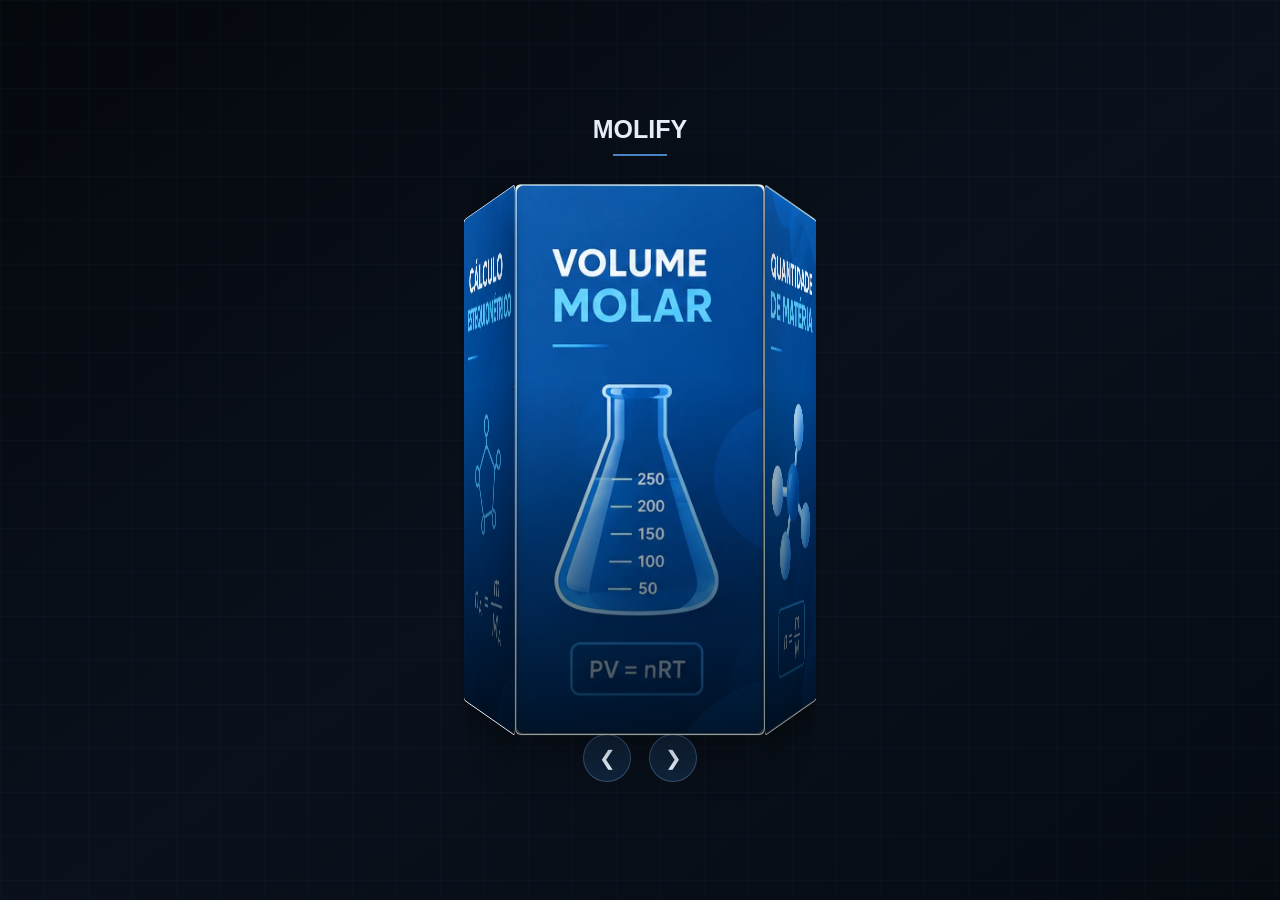
<file: index.html>
<!DOCTYPE html>
<html lang="pt-BR">
<head>
  <meta charset="UTF-8">
  <meta name="viewport" content="width=device-width, initial-scale=1.0">
  <title>Aplicativo de Química</title>
  <link rel="stylesheet" href="style.css">
</head>
<body class="home-page">

  <h1 class="titulo">MOLIFY</h1>

  <div class="scene">
    <div class="carousel">
      <div class="carousel__cell" data-link="volume_molar/index.html" data-image="volume-molar.webp">
        
      </div>

      <div class="carousel__cell" data-link="quantidade_mols/index.html" data-image="quantidade-de-materia.webp">
      </div>

      <div class="carousel__cell" data-link="conversao/index.html" data-image="conversao-de-massa.webp">
      </div>

      <div class="carousel__cell" data-link="balanceamento/index.html" data-image="balanceamento-de-equacao.webp">
      </div>

      <div class="carousel__cell" data-link="estequiometrico/index.html" data-image="calculo-estequiometrico.webp">
      </div>
    </div>
  </div>

  <div class="buttons">
    <button id="prev" aria-label="Girar para a esquerda">❮</button>
    <button id="next" aria-label="Girar para a direita">❯</button>
  </div>

  <script src="script.js"></script>
</body>
</html>
</file>
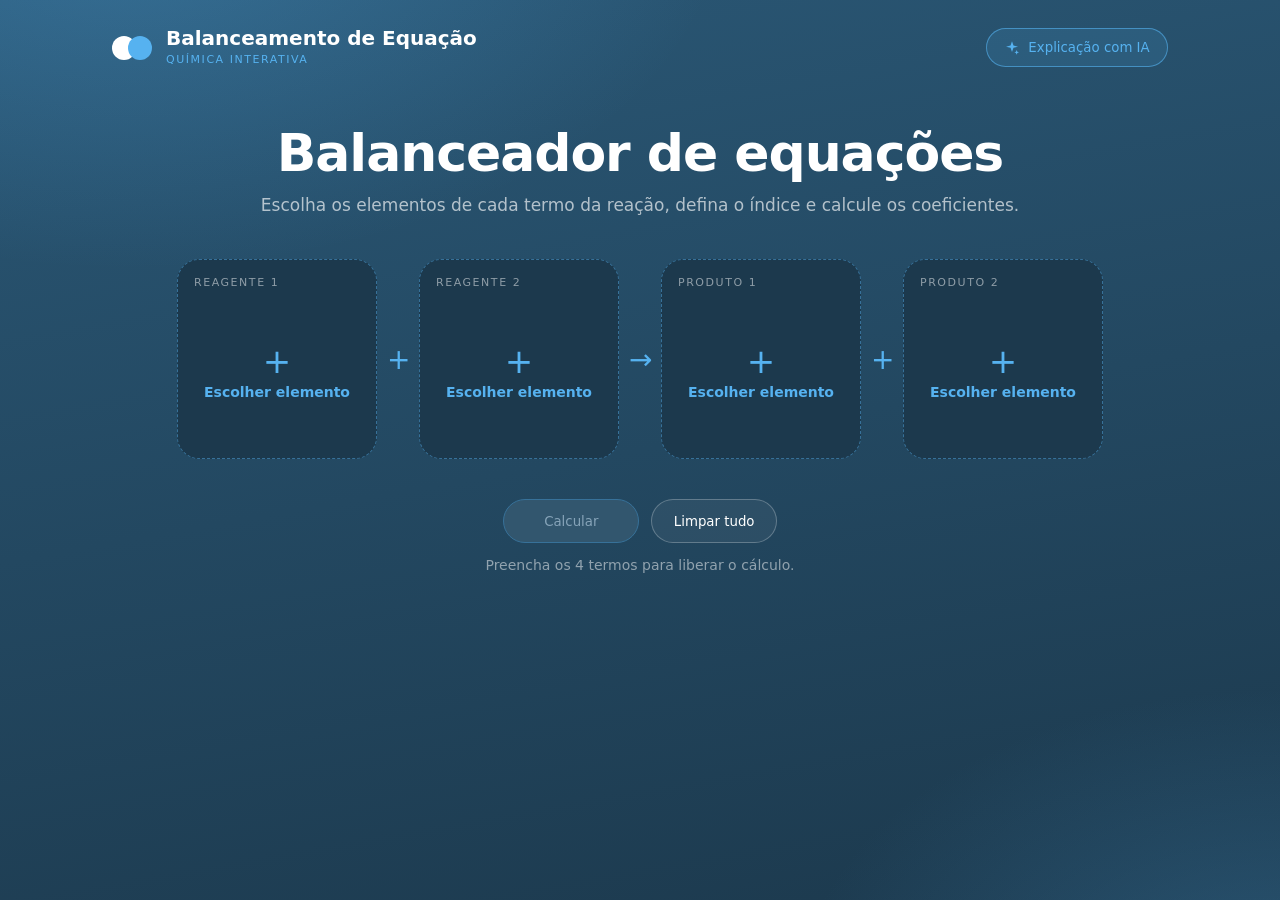
<file: balanceamento/index.html>
<!DOCTYPE html>
<html lang="pt-BR">

<head>
    <meta charset="UTF-8">
    <meta name="viewport" content="width=device-width, initial-scale=1.0">
    <link rel="stylesheet" href="style.css">
    <title>Balanceador de Equações · Balanceamento de Equação</title>
</head>

<body>
    <main class="app">
        <header class="topbar">
            <div class="brand">
                <span class="logo"><i></i><i></i></span>
                <div>
                    <h1>Balanceamento de Equação</h1>
                    <span>Química interativa</span>
                </div>
            </div>
            <button type="button" class="btn-ia" id="btnIA">
                <svg width="16" height="16" viewBox="0 0 24 24" fill="currentColor">
                    <path
                        d="M12 2l2.2 6.3L21 10l-6.8 1.7L12 18l-2.2-6.3L3 10l6.8-1.7zM19 15l1 2.5 2.5 1-2.5 1-1 2.5-1-2.5-2.5-1 2.5-1z" />
                </svg>
                Explicação com IA
            </button>
        </header>

        <section class="hero">
            <h2>Balanceador de equações</h2>
            <p>Escolha os elementos de cada termo da reação, defina o índice e calcule os coeficientes.</p>
        </section>

        <section class="equation" id="equation" aria-label="Equação química"></section>

        <div class="actions">
            <button type="button" class="btn-calc" id="btnCalc" disabled>Calcular</button>
            <button type="button" class="btn-ghost" id="btnReset">Limpar tudo</button>
        </div>
        <p class="hint" id="hint">Preencha os 4 termos para liberar o cálculo.</p>

        <section class="result" id="result" hidden>
            <span class="result-label">Resultado</span>
            <code class="result-string" id="resultString"></code>
            <div class="result-pretty" id="resultPretty"></div>
            <button type="button" class="btn-ghost" id="btnCopy">Copiar</button>
        </section>
        <p class="error" id="error" hidden></p>

        <section class="ia-response-container" id="iaResponseSection" hidden>
            <div class="ia-header">
                <h3>Explicação da Inteligência Artificial</h3>
            </div>
            <div class="ia-body" id="iaResponseBody" role="status" aria-live="polite"></div>
        </section>
    </main>
    <script src="balanceador.js"></script>
    <script type="module" src="ajudaIA.js"></script>
</body>

</html>
</file>
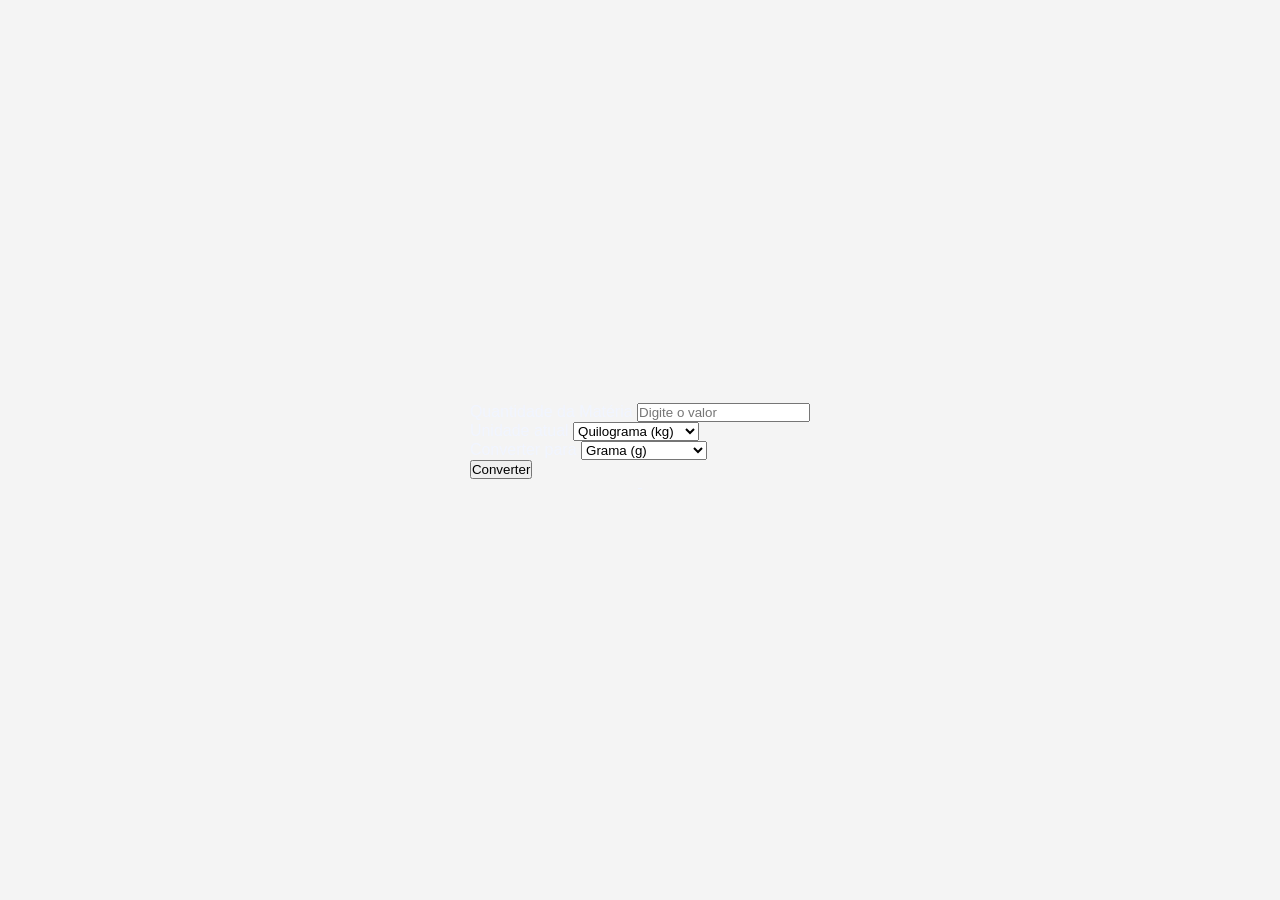
<file: conversao/index.html>
<!DOCTYPE html>
<html lang="en">

<head>
    <meta charset="UTF-8">
    <meta name="viewport" content="width=device-width, initial-scale=1.0">
    <title>Converter Massa</title>
    <link rel="stylesheet" href="../style.css">
</head>

<body>
    <form id="formConversor">
        <div class="valor">
            <label for="valor">Quantidade da Matéria</label>
            <input type="number" id="valor" placeholder="Digite o valor" step="any" required>
        </div>

        <div class="conversaoAdquirida">
            <label for="origem">Unidade atual</label>
            <select id="origem" required>
                <option value="t">Tonelada (t)</option>
                <option value="kg" selected>Quilograma (kg)</option>
                <option value="hg">Hectograma (hg)</option>
                <option value="dag">Decagrama (dag)</option>
                <option value="g">Grama (g)</option>
                <option value="dg">Decigrama (dg)</option>
                <option value="cg">Centigrama (cg)</option>
                <option value="mg">Miligrama (mg)</option>
                <option value="lb">Libra (lb)</option>
            </select>
        </div>

        <div class="conversaoChegada">
            <label for="destino">Converter para</label>
            <select id="destino" required>
                <option value="t">Tonelada (t)</option>
                <option value="kg">Quilograma (kg)</option>
                <option value="hg">Hectograma (hg)</option>
                <option value="dag">Decagrama (dag)</option>
                <option value="g" selected>Grama (g)</option>
                <option value="dg">Decigrama (dg)</option>
                <option value="cg">Centigrama (cg)</option>
                <option value="mg">Miligrama (mg)</option>
                <option value="lb">Libra (lb)</option>
            </select>
        </div>

        <div class="btnEnviar">
            <button type="submit">Converter</button>
        </div>
    </form>

    <div class="resultado" id="resultado" role="status" aria-live="polite">
        -
    </div>

    <button class="btn" id="btnIAConversao" type="button" hidden>Explicar conversão com IA</button>
    <div class="note" id="respostaIAConversao" role="status" aria-live="polite" hidden></div>

    <script type="module" src="./script.js"></script>
</body>

</html>
</file>
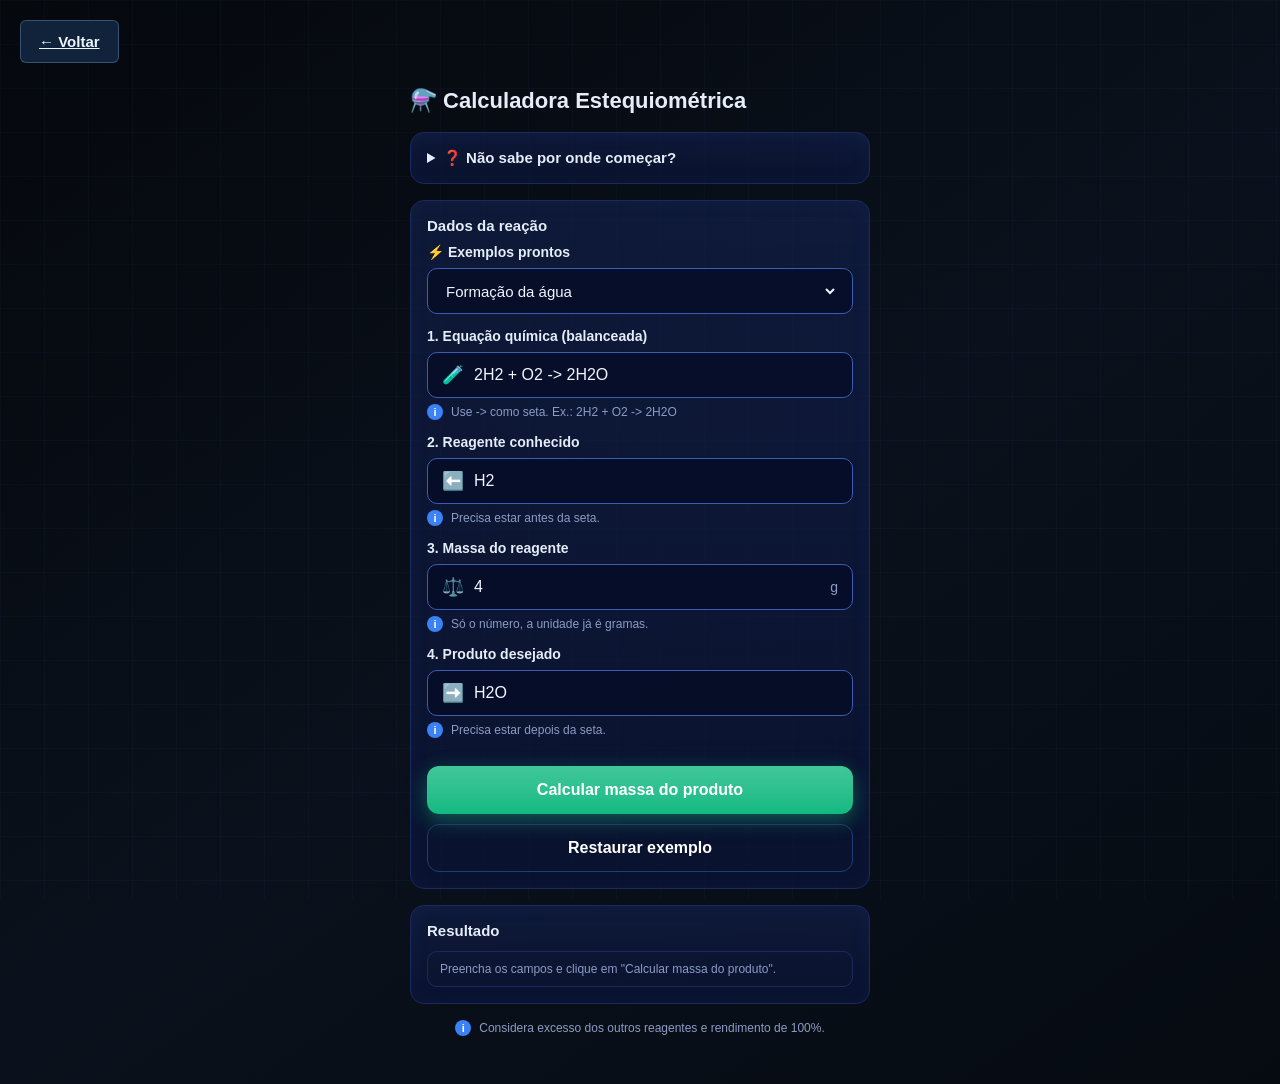
<file: estequiometrico/index.html>
<!DOCTYPE html>
<html lang="pt-BR">
<head>
  <meta charset="UTF-8">
  <meta name="viewport" content="width=device-width, initial-scale=1.0">
  <meta name="theme-color" content="#060b1f">
  <meta name="description" content="Calcule a massa de produto formada em uma reação química, com passo a passo.">
  <link rel="stylesheet" href="../style.css">
  <title>Calculadora Estequiométrica</title>
</head>
<body class="calculator-page">

  <a href="../index.html" class="btn-voltar">← Voltar</a>

  <main class="app estq" data-mode="peso">

    <header class="header">
      <h1>⚗️ Calculadora Estequiométrica</h1>
    </header>

    <!-- ============ AJUDA (recolhível para não ocupar a tela do celular) ============ -->
    <section class="card">
      <details>
        <summary>❓ Não sabe por onde começar?</summary>
        <p>
          A ferramenta descobre <strong>quantos gramas de um produto</strong> podem ser
          formados a partir de uma massa conhecida de um reagente.
          Ex.: com 4 g de hidrogênio, quantos gramas de água saem?
        </p>
        <ol>
          <li><strong>Equação:</strong> digite a reação <em>balanceada</em>. Use <code>-></code> como seta
              e <code>+</code> entre as substâncias.</li>
          <li><strong>Reagente:</strong> a fórmula da substância da qual você sabe a massa
              (lado esquerdo da seta).</li>
          <li><strong>Massa:</strong> quantos gramas dela você tem.</li>
          <li><strong>Produto:</strong> a fórmula do que você quer descobrir (lado direito da seta).</li>
        </ol>
        <p>
          Os números <em>antes</em> das fórmulas são coeficientes (proporção da reação).
          Os números <em>depois</em> das letras são índices: <code>H2O</code> tem 2 H e 1 O.
          Parênteses também funcionam: <code>Ca(OH)2</code>.
        </p>
      </details>
    </section>

    <!-- ============ FORMULÁRIO ============ -->
    <form id="formulario" class="card" autocomplete="off">
      <h2>Dados da reação</h2>

      <div class="field">
        <label for="exemplo">⚡ Exemplos prontos</label>
        <div class="input-wrap">
          <select id="exemplo">
            <option value="2H2 + O2 -&gt; 2H2O|H2|4|H2O">Formação da água</option>
            <option value="N2 + 3H2 -&gt; 2NH3|N2|28|NH3">Amônia (Haber-Bosch)</option>
            <option value="CH4 + 2O2 -&gt; CO2 + 2H2O|CH4|16|CO2">Combustão do metano</option>
            <option value="4Fe + 3O2 -&gt; 2Fe2O3|Fe|56|Fe2O3">Ferrugem</option>
            <option value="CaCO3 -&gt; CaO + CO2|CaCO3|100|CO2">Decomposição do calcário</option>
            <option value="2NaOH + H2SO4 -&gt; Na2SO4 + 2H2O|NaOH|80|Na2SO4">Neutralização</option>
          </select>
        </div>
      </div>

      <div class="field">
        <label for="equacao">1. Equação química (balanceada)</label>
        <div class="input-wrap">
          <span class="ico">🧪</span>
          <input id="equacao" name="equacao" type="text" value="2H2 + O2 -> 2H2O"
                 placeholder="Ex.: 2H2 + O2 -> 2H2O" autocapitalize="off" spellcheck="false" required>
        </div>
        <p class="hint">Use -> como seta. Ex.: 2H2 + O2 -> 2H2O</p>
      </div>

      <div class="field">
        <label for="reagente">2. Reagente conhecido</label>
        <div class="input-wrap">
          <span class="ico">⬅️</span>
          <input id="reagente" name="reagente" type="text" value="H2"
                 placeholder="Ex.: H2" autocapitalize="off" spellcheck="false" required>
        </div>
        <p class="hint">Precisa estar antes da seta.</p>
      </div>

      <div class="field">
        <label for="massa">3. Massa do reagente</label>
        <div class="input-wrap">
          <span class="ico">⚖️</span>
          <input id="massa" name="massa" type="number" inputmode="decimal" value="4"
                 min="0" step="any" placeholder="Ex.: 4" required>
          <span class="unit">g</span>
        </div>
        <p class="hint">Só o número, a unidade já é gramas.</p>
      </div>

      <div class="field">
        <label for="produto">4. Produto desejado</label>
        <div class="input-wrap">
          <span class="ico">➡️</span>
          <input id="produto" name="produto" type="text" value="H2O"
                 placeholder="Ex.: H2O" autocapitalize="off" spellcheck="false" required>
        </div>
        <p class="hint">Precisa estar depois da seta.</p>
      </div>

      <button type="submit" id="calcular" class="btn">Calcular massa do produto</button>
      <button type="reset" class="btn sec">Restaurar exemplo</button>
    </form>

    <!-- ============ RESULTADO ============ -->
    <section class="card" id="caixa-resultado" aria-live="polite">
      <h2>Resultado</h2>
      <p id="aviso" class="note">Preencha os campos e clique em "Calcular massa do produto".</p>

      <div id="saida" hidden>
        <div class="results">
          <div class="result"><div class="label">Massa molar do reagente</div><div class="value" id="r-mmR"></div></div>
          <div class="result"><div class="label">Mols do reagente</div><div class="value" id="r-nR"></div></div>
          <div class="result"><div class="label">Mols do produto</div><div class="value" id="r-nP"></div></div>
          <div class="result"><div class="label">Massa molar do produto</div><div class="value" id="r-mmP"></div></div>
          <div class="result final"><div class="label">Massa teórica do produto</div><div class="value" id="r-final"></div></div>
        </div>
        <details>
          <summary>📋 Ver passo a passo</summary>
          <pre id="resultado" class="note"></pre>
        </details>
        <button type="button" id="btnIAEsteq" class="btn" hidden>Explicar cálculo com IA</button>
        <div id="respostaIAEsteq" class="note" role="status" aria-live="polite" hidden></div>
      </div>
    </section>

    <footer>
      <p class="hint">Considera excesso dos outros reagentes e rendimento de 100%.</p>
    </footer>
  </main>

  <script type="module" src="script.js"></script>
</body>
</html>
</file>
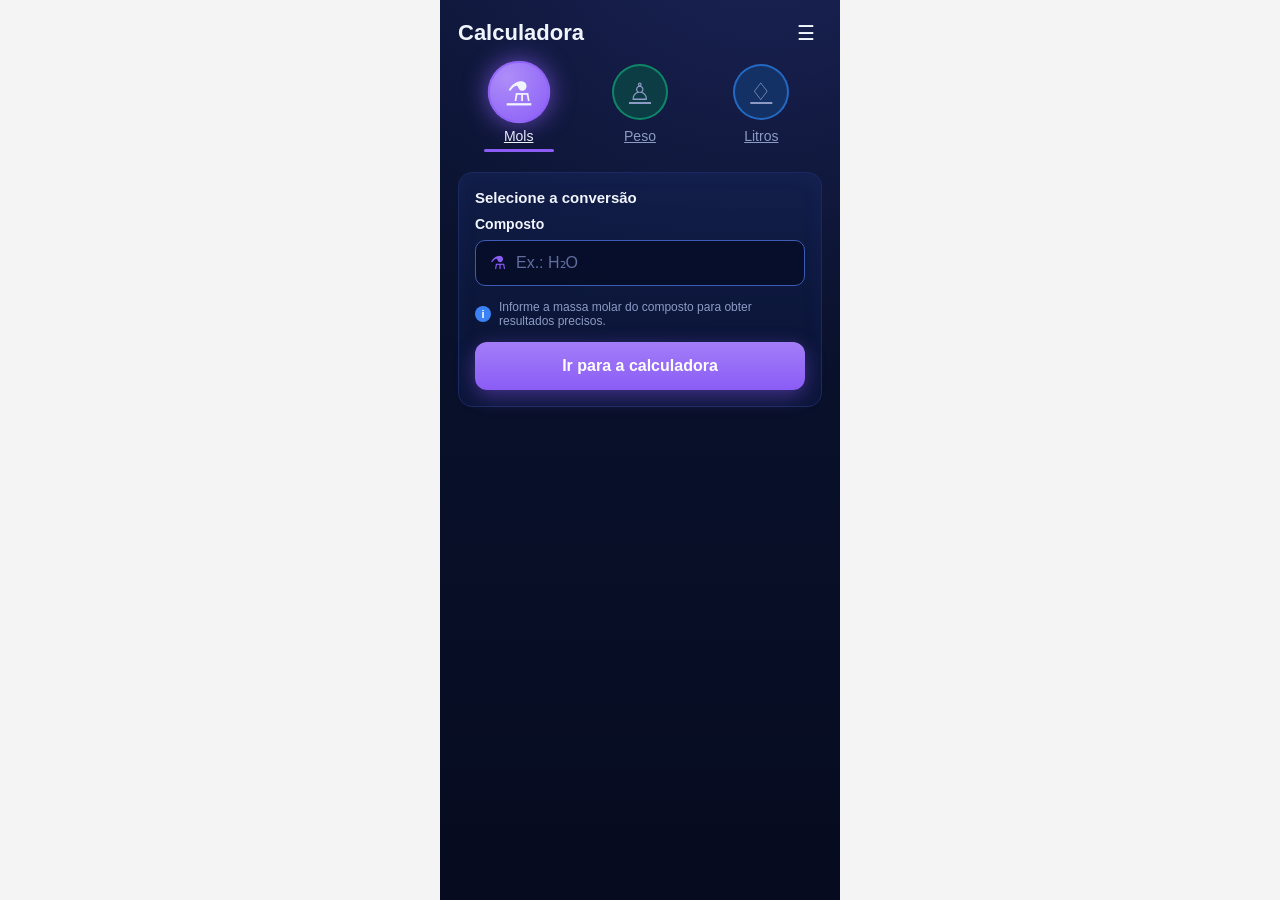
<file: quantidade_mols/index.html>
<!DOCTYPE html>
<html lang="pt-BR">
<head>
  <meta charset="UTF-8">
  <meta name="viewport" content="width=device-width, initial-scale=1.0">
  <title>Calculadora de Mols</title>
  <link rel="stylesheet" href="../style.css">
</head>
<body>
  <main class="app" data-mode="mols">
    <header class="header">
      <h1>Calculadora</h1>
      <button class="icon-btn" type="button" aria-label="Menu">☰</button>
    </header>

    <nav class="tabs" aria-label="Escolha o tipo de cálculo">
      <a class="tab active" href="mols.html" data-mode="mols">
        <span class="circle">⚗</span>
        <span>Mols</span>
      </a>
      <a class="tab" href="peso.html" data-mode="peso">
        <span class="circle">♙</span>
        <span>Peso</span>
      </a>
      <a class="tab" href="litros.html" data-mode="litros">
        <span class="circle">♢</span>
        <span>Litros</span>
      </a>
    </nav>

    <section class="card">
      <h2>Selecione a conversão</h2>

      <div class="field">
        <label for="componente">Composto</label>
        <div class="input-wrap">
          <span class="ico">⚗</span>
          <input id="componente" type="text" placeholder="Ex.: H₂O">
        </div>
      </div>

      <div class="hint">Informe a massa molar do composto para obter resultados precisos.</div>
      <button id="irCalculadora" class="btn" type="button">Ir para a calculadora</button>
    </section>
  </main>
<script type="module" src="qtd_mol.js"></script>
</body>
</html>
</file>
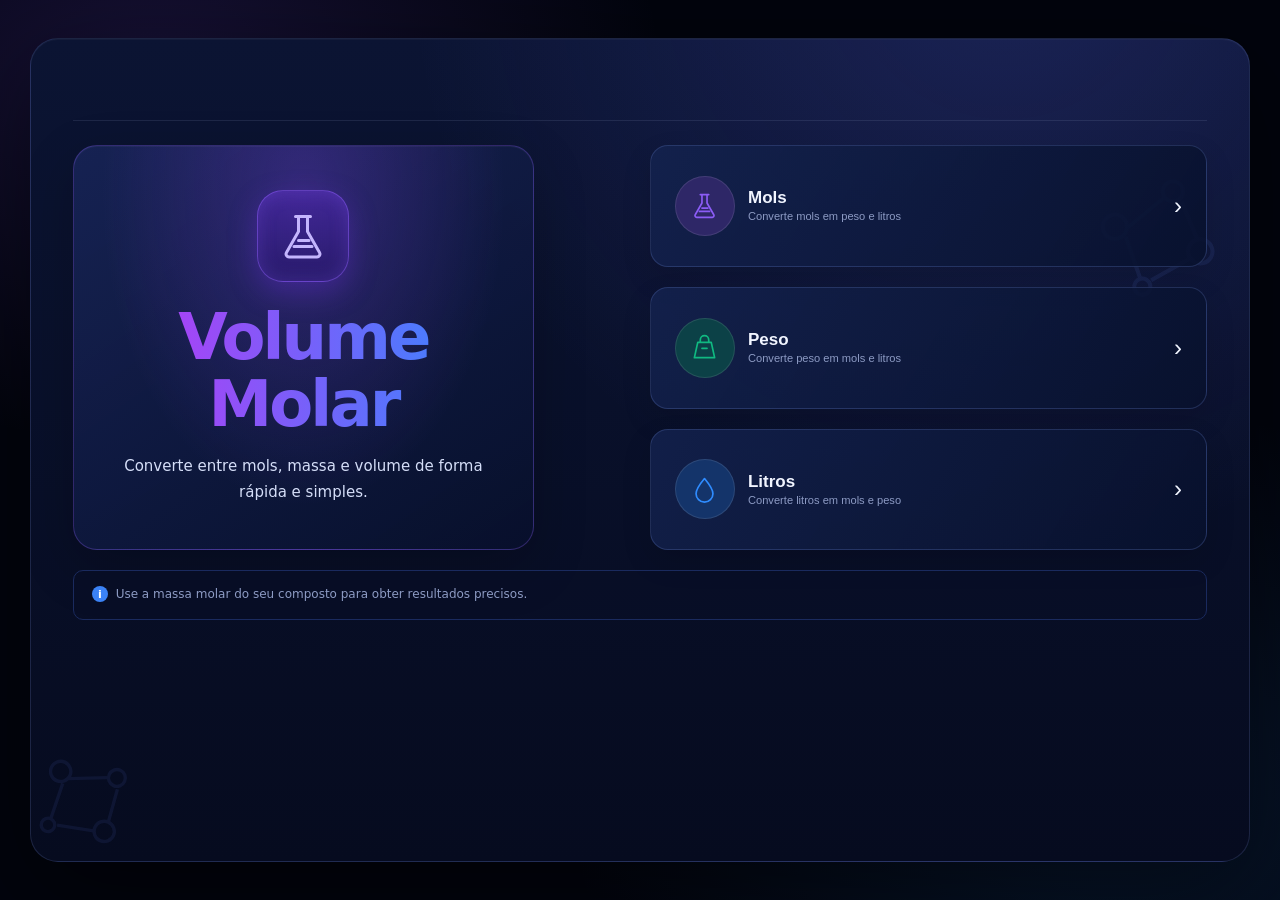
<file: volume_molar/index.html>
<!DOCTYPE html>
<html lang="pt-PT">
<head>
  <meta charset="UTF-8">
  <meta name="viewport" content="width=device-width, initial-scale=1.0">
  <meta name="theme-color" content="#060b1f">
  <title>Molify</title>
  <link rel="stylesheet" href="style.css">
</head>
<body>
  <!-- O JavaScript desenha aqui os ecrãs: início, cálculo e seleção de compostos. -->
  <main class="app" id="app" data-mode="mols" aria-live="polite"></main>
  <div id="toast" class="note" role="alert" hidden></div>
  <script type="module" src="script.js"></script>
</body>
</html>
</file>
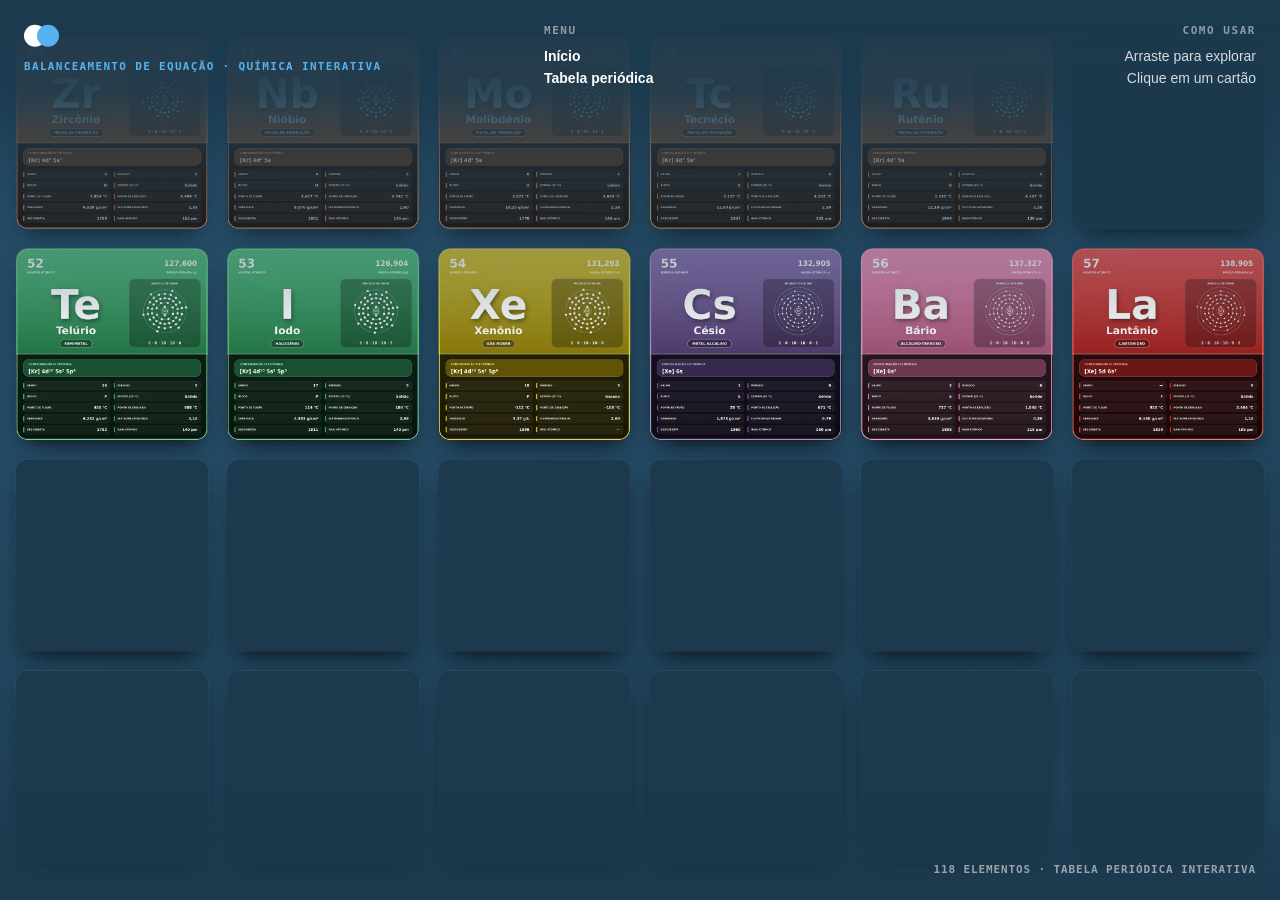
<file: balanceamento/elementos/index.html>
<!DOCTYPE html>
<html lang="pt-BR">
<head>
    <meta charset="UTF-8">
    <meta name="viewport" content="width=device-width, initial-scale=1.0, viewport-fit=cover">
    <meta name="theme-color" content="#1C394D">
    <link rel="stylesheet" href="style.css">
    <title>Tabela Periódica · Balanceamento de Equação</title>
</head>
<body>
    <!-- Cabeçalho -->
    <div class="header">
        <div class="nav-section">
            <a class="logo-container" href="../index.html" data-home aria-label="Voltar ao início">
                <div class="logo-circles">
                    <div class="circle circle-1"></div>
                    <div class="circle circle-2"></div>
                </div>
            </a>
            <p class="brand-sub">Balanceamento de Equação · Química interativa</p>
        </div>

        <div class="values-section">
            <h3>Menu</h3>
            <ul>
                <li><a href="../index.html" data-home>Início</a></li>
                <li><a href="index.html" data-self>Tabela periódica</a></li>
            </ul>
        </div>

        <div class="social-section">
            <h3>Como usar</h3>
            <ul>
                <li><span class="hint-line">Arraste para explorar</span></li>
                <li><span class="hint-line">Clique em um cartão</span></li>
            </ul>
        </div>
    </div>

    <!-- Main Viewport -->
    <div class="viewport" id="viewport">
        <div class="canvas-wrapper" id="canvasWrapper">
            <div class="grid-container" id="gridContainer"></div>
        </div>
    </div>

    <!-- Split Screen Container -->
    <div class="split-screen-container" id="splitScreenContainer">
        <div class="split-left" id="splitLeft">
            <div class="zoom-target" id="zoomTarget"></div>
        </div>
        <div class="split-right" id="splitRight"></div>
    </div>

    <!-- Painel de informações do elemento -->
    <div class="image-title-overlay" id="imageTitleOverlay">
        <div class="image-slide-number" id="imageSlideNumber"><span>001</span></div>
        <div class="image-slide-title" id="imageSlideTitle"><h1>Elemento</h1></div>
        <div class="image-slide-extras chip-row"><span class="chip" id="imageSlideCategory"></span></div>
        <div class="image-slide-description" id="imageSlideDescription"></div>
        <div class="image-slide-extras select-box" id="selectBox" hidden>
            <div class="index-picker">
                <span class="index-label">Índice (subíndice)</span>
                <div class="stepper">
                    <button type="button" id="idxMinus" aria-label="Diminuir">−</button>
                    <output id="idxValue">1</output>
                    <button type="button" id="idxPlus" aria-label="Aumentar">+</button>
                </div>
                <span class="index-preview" id="idxPreview"></span>
            </div>
            <button type="button" class="select-button" id="selectButton">Selecionar elemento</button>
        </div>
        <div class="image-slide-extras">
            <button type="button" class="details-button" id="detailsButton">
                <span>Mais detalhes sobre o elemento</span>
                <svg width="18" height="18" viewBox="0 0 16 16" fill="none"><path d="M7.9 16 6.36 14.48 11.83 9.08H0V6.92h11.83L6.36 1.52 7.9 0 16 8z" fill="currentColor"/></svg>
            </button>
        </div>
    </div>

    <!-- Cartão detalhado -->
    <div class="detail-modal" id="detailModal" role="dialog" aria-modal="true" aria-labelledby="detailHeading">
        <div class="detail-head">
            <div>
                <p class="detail-eyebrow" id="detailSub"></p>
                <h2 id="detailHeading">Mais detalhes sobre o elemento</h2>
            </div>
            <button type="button" class="detail-close" aria-label="Fechar">Fechar <kbd>Esc</kbd></button>
        </div>
        <div class="detail-card">
            <div class="detail-loader"></div>
            <img id="detailImage" alt="">
        </div>
    </div>

    <button class="close-button" id="closeButton">
        <svg width="64" height="64" viewBox="0 0 16 16" fill="none">
            <path d="M7.89873 16L6.35949 14.48L11.8278 9.08H0V6.92H11.8278L6.35949 1.52L7.89873 0L16 8L7.89873 16Z" fill="white"/>
        </svg>
    </button>

    <div class="footer">
        <div class="info-section">
            <p>118 elementos · Tabela periódica interativa</p>
            <p>Valores aproximados, para fins didáticos</p>
        </div>
    </div>

    <div class="page-vignette-container">
        <div class="page-vignette-extreme"></div>
    </div>

    <!-- GSAP 3.13+ (todos os plugins gratuitos, incluindo InertiaPlugin) -->
    <script src="vendor/gsap.min.js"></script>
    <script src="vendor/Draggable.min.js"></script>
    <script src="vendor/InertiaPlugin.min.js"></script>
    <script src="vendor/CustomEase.min.js"></script>
    <script src="vendor/Flip.min.js"></script>
    <script src="elementos.js"></script>
    <script src="script.js"></script>
</body>
</html>
</file>
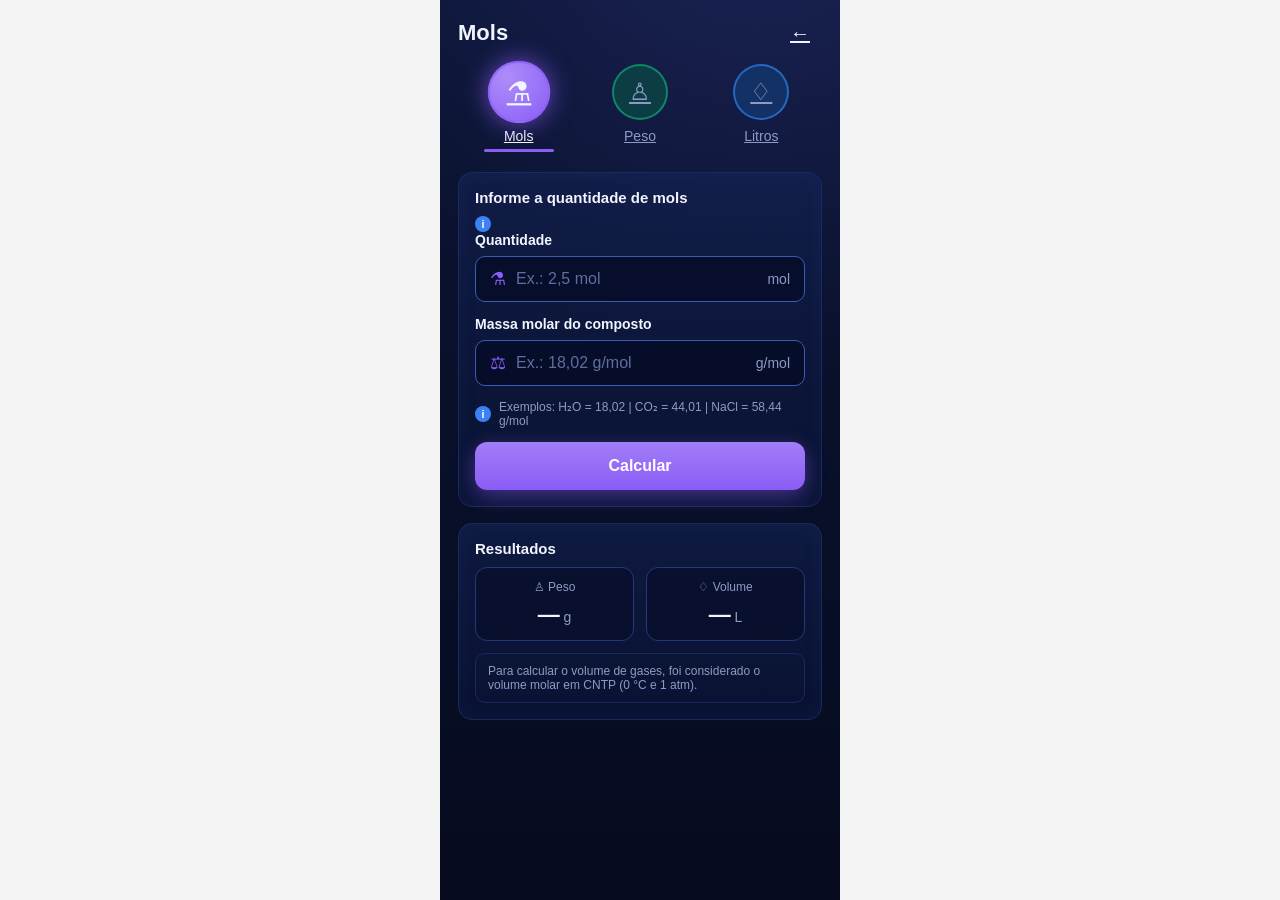
<file: quantidade_mols/mols.html>
<!DOCTYPE html>
<html lang="pt-BR">
<head>
  <meta charset="UTF-8">
  <meta name="viewport" content="width=device-width, initial-scale=1.0">
  <title>Mols | Calculadora de Mols</title>
  <link rel="stylesheet" href="../style.css">
</head>
<body>
  <main class="app" data-mode="mols">
    <header class="header">
      <h1>Mols</h1>
      <a class="icon-btn" href="index.html" aria-label="Voltar">←</a>
    </header>

    <nav class="tabs" aria-label="Tipo de conversão">
      <a class="tab active" href="mols.html" data-mode="mols">
        <span class="circle">⚗</span>
        <span>Mols</span>
      </a>
      <a class="tab" href="peso.html" data-mode="peso">
        <span class="circle">♙</span>
        <span>Peso</span>
      </a>
      <a class="tab" href="litros.html" data-mode="litros">
        <span class="circle">♢</span>
        <span>Litros</span>
      </a>
    </nav>

    <section class="card">
      <h2>Informe a quantidade de mols</h2>
      <p class="hint" id="compostoSelecionado" hidden></p>

      <div class="field">
        <label for="valor">Quantidade</label>
        <div class="input-wrap">
          <span class="ico">⚗</span>
          <input id="valor_mols" type="text" inputmode="decimal" placeholder="Ex.: 2,5 mol">
          <span class="unit">mol</span>
        </div>
      </div>

      <div class="field">
        <label for="massa-molar">Massa molar do composto</label>
        <div class="input-wrap">
          <span class="ico">⚖</span>
          <input id="massa-molar" type="text" inputmode="decimal" placeholder="Ex.: 18,02 g/mol">
          <span class="unit">g/mol</span>
        </div>
      </div>

      <div class="hint">Exemplos: H₂O = 18,02 | CO₂ = 44,01 | NaCl = 58,44 g/mol</div>
      <button id="calcular" class="btn" type="button">Calcular</button>
    </section>

    <section class="card">
      <h2>Resultados</h2>
      <div class="results">
        <div class="result">
          <div class="label">♙ Peso</div>
          <div class="value" id="peso">—<small> g</small></div>
        </div>
        <div class="result">
          <div class="label">♢ Volume</div>
          <div class="value" id="volume">—<small> L</small></div>
        </div>
      </div>
      <div class="note">Para calcular o volume de gases, foi considerado o volume molar em CNTP (0 °C e 1 atm).</div>
      <button id="btnIAMols" class="btn" type="button" hidden>Explicar cálculo com IA</button>
      <div id="respostaIAMols" class="note" role="status" aria-live="polite" hidden></div>
    </section>
  </main>
<script type="module" src="qtd_mol.js"></script>
</body>
</html>
</file>
<file: style.css>
* {
  box-sizing: border-box;
}
:root {
  --bg: #060b1f;
  --bg-2: #0b1433;
  --card: #0d1838;
  --border: #22397a;
  --border-soft: #1a2a5e;
  --text: #f1f5ff;
  --muted: #8d9bc4;

  --mols: #8b5cf6;
  --peso: #10b981;
  --litros: #2f8cff;

  --accent: var(--mols);
  --radius: 14px;
}

.app[data-mode="mols"]   { --accent: var(--mols); }
.app[data-mode="peso"]   { --accent: var(--peso); }
.app[data-mode="litros"] { --accent: var(--litros); }

* { box-sizing: border-box; margin: 0; padding: 0; }

body {
  min-height: 100vh;
  display: flex;
  justify-content: center;
  background: #02040d;
  font-family: "Inter", system-ui, -apple-system, "Segoe UI", sans-serif;
  color: var(--text);
}

.app {
  width: 100%;
  max-width: 400px;
  min-height: 100vh;
  padding: 20px 18px 28px;
  background:
    radial-gradient(circle at 80% -10%, rgba(99, 102, 241, .18), transparent 45%),
    linear-gradient(180deg, var(--bg-2), var(--bg));
}

.header {
  display: flex;
  align-items: center;
  justify-content: space-between;
  margin-bottom: 18px;
}
.header h1 { font-size: 22px; font-weight: 700; }
.icon-btn {
  background: none;
  border: 0;
  color: var(--text);
  font-size: 20px;
  cursor: pointer;
  width: 32px;
}

.tabs {
  display: flex;
  justify-content: space-around;
  margin-bottom: 20px;
}
.tab {
  background: none;
  border: 0;
  color: var(--muted);
  display: flex;
  flex-direction: column;
  align-items: center;
  gap: 8px;
  font-size: 14px;
  cursor: pointer;
  padding-bottom: 8px;
  position: relative;
  transition: color .2s;
}
.tab .circle {
  width: 56px;
  height: 56px;
  border-radius: 50%;
  display: grid;
  place-items: center;
  font-size: 24px;
  background: color-mix(in srgb, var(--c) 25%, #0a1230);
  border: 2px solid color-mix(in srgb, var(--c) 60%, transparent);
  transition: transform .2s, box-shadow .2s, background .2s;
}
.tab[data-mode="mols"]   { --c: var(--mols); }
.tab[data-mode="peso"]   { --c: var(--peso); }
.tab[data-mode="litros"] { --c: var(--litros); }

.tab.active { color: var(--text); }
.tab.active .circle {
  transform: scale(1.12);
  background: radial-gradient(circle at 30% 25%, color-mix(in srgb, var(--c) 70%, white), var(--c));
  box-shadow: 0 0 22px color-mix(in srgb, var(--c) 70%, transparent);
}
.tab.active::after {
  content: "";
  position: absolute;
  bottom: 0;
  width: 70px;
  height: 3px;
  border-radius: 3px;
  background: var(--c);
}

.card {
  background: linear-gradient(180deg, rgba(20, 35, 85, .55), rgba(10, 20, 55, .7));
  border: 1px solid var(--border-soft);
  border-radius: var(--radius);
  padding: 16px;
  margin-bottom: 16px;
  box-shadow: inset 0 0 20px rgba(60, 90, 200, .08);
}
.card h2 { font-size: 15px; font-weight: 600; margin-bottom: 10px; }

.field { margin-bottom: 14px; }
.field label { display: block; font-size: 14px; font-weight: 600; margin-bottom: 8px; }

.input-wrap {
  display: flex;
  align-items: center;
  gap: 10px;
  height: 46px;
  padding: 0 14px;
  border: 1px solid #3b5bb5;
  border-radius: 10px;
  background: rgba(5, 12, 38, .8);
  transition: border-color .2s, box-shadow .2s;
}
.input-wrap:focus-within {
  border-color: var(--accent);
  box-shadow: 0 0 0 3px color-mix(in srgb, var(--accent) 30%, transparent);
}
.input-wrap .ico { color: var(--accent); font-size: 18px; }
.input-wrap input {
  flex: 1;
  min-width: 0;
  background: none;
  border: 0;
  outline: 0;
  color: var(--text);
  font-size: 16px;
}
.input-wrap input::placeholder { color: #5f6e9c; }
.input-wrap .unit { color: var(--muted); font-size: 14px; }

.input-wrap select {
  flex: 1;
  background: none;
  border: 0;
  outline: 0;
  color: var(--text);
  font-size: 15px;
}
.input-wrap select option { background: #0b1433; }

.hint {
  display: flex;
  gap: 8px;
  align-items: center;
  font-size: 12px;
  color: var(--muted);
}
.hint::before {
  content: "i";
  display: grid;
  place-items: center;
  width: 16px;
  height: 16px;
  border-radius: 50%;
  background: #3b82f6;
  color: #fff;
  font-size: 11px;
  font-weight: 700;
  flex-shrink: 0;
}
.hintbtn {
  background: none;
  border: 0;
  color: #5f6e9c;
  font-size: 12px;
}
.btn {
  width: 100%;
  height: 48px;
  margin-top: 14px;
  border: 0;
  border-radius: 12px;
  font-size: 16px;
  font-weight: 600;
  color: #fff;
  cursor: pointer;
  background: linear-gradient(180deg,
    color-mix(in srgb, var(--accent) 80%, white),
    var(--accent));
  box-shadow: 0 6px 20px color-mix(in srgb, var(--accent) 45%, transparent);
  transition: transform .1s, filter .2s;
}
.btn:hover  { filter: brightness(1.1); }
.btn:active { transform: scale(.98); }

.results {
  display: grid;
  grid-template-columns: 1fr 1fr;
  gap: 12px;
}
.result {
  border: 1px solid var(--border);
  border-radius: 12px;
  padding: 12px;
  background: rgba(5, 12, 38, .6);
  text-align: center;
}
.result .label { font-size: 12px; color: var(--muted); margin-bottom: 8px; }
.result .value { font-size: 22px; font-weight: 700; color: var(--text); }
.result .value small { font-size: 14px; font-weight: 500; color: var(--muted); }

.note {
  margin-top: 12px;
  padding: 10px 12px;
  border: 1px solid var(--border-soft);
  border-radius: 10px;
  font-size: 12px;
  color: var(--muted);
}

body {
  margin: 0;
  min-height: 100vh;
  font-family: Arial, sans-serif;
  background: #f4f4f4;

  display: flex;
  flex-direction: column;
  justify-content: center;
  align-items: center;
  margin: 0;
}

h1.titulo {
  font-size: 28px;
  padding: 0 15px;
  text-align: center;
}

.home-page {
  position: relative;
  isolation: isolate;
  min-height: 100vh;
  padding: 28px 16px 16px;
  color: #e5edf8;
  background: linear-gradient(145deg, #05080d 0%, #0a111c 52%, #060b12 100%);
}

.calculator-page {
  position: relative;
  isolation: isolate;
  min-height: 100vh;
  padding: 24px;
  color: #e5edf8;
  background: linear-gradient(145deg, #05080d 0%, #0a111c 52%, #060b12 100%);
  font-family: "Trebuchet MS", "Segoe UI", sans-serif;
}

.home-page::before,
.calculator-page::before {
  position: fixed;
  z-index: -1;
  inset: 0;
  background-image:
    linear-gradient(rgba(99, 150, 210, .035) 1px, transparent 1px),
    linear-gradient(90deg, rgba(99, 150, 210, .035) 1px, transparent 1px);
  background-size: 44px 44px;
  content: "";
  pointer-events: none;
}

.home-page .titulo {
  position: relative;
  margin: 0;
  padding: 8px 18px 14px;
  border-radius: 0;
  color: #e5edf8;
  background: transparent;
  font-family: "Trebuchet MS", "Segoe UI", sans-serif;
  font-size: 25px;
}

.home-page .titulo::after {
  display: block;
  width: 54px;
  height: 2px;
  margin: 10px auto 0;
  background: #4a83c2;
  content: "";
}

.home-page .scene {
  width: min(100%, 440px);
  height: min(68svh, 540px);
  min-height: 380px;
}

.home-page .carousel__cell {
  width: min(58vw, 250px);
  aspect-ratio: 0.453;
  background-size: 100% 100%, cover;
}

.home-page .buttons button {
  border-color: rgba(113, 159, 207, .38);
  background: #10233a;
  color: #edf5ff;
}

.home-page .buttons button:hover {
  background: #17385c;
}

.calculator-page .btn-voltar {
  border: 1px solid rgba(113, 159, 207, .38);
  border-radius: 6px;
  background: #10233a;
  color: #edf5ff;
  font-family: inherit;
  font-size: 15px;
  font-weight: 600;
  transition: background .2s ease, border-color .2s ease;
}

.calculator-page .btn-voltar:hover {
  border-color: #5b8fc3;
  background: #17385c;
}

.calculator-page .btn-voltar:focus-visible {
  outline: 2px solid #78a9dc;
  outline-offset: 3px;
}

.scene {
  width: min(100vw, 440px);
  height: 540px;
  position: relative;
  margin: 20px auto 0;
  perspective: 1600px;
  flex-shrink: 0;
  touch-action: pan-y;
}

.carousel {
  width: 100%;
  height: 100%;
  position: absolute;
  transform-style: preserve-3d;
  transition: transform 0.65s cubic-bezier(.2, .75, .25, 1);
  cursor: grab;
}

.carousel.is-dragging {
  cursor: grabbing;
  transition: none;
}

.carousel__cell {
  position: absolute;
  width: min(64vw, 405px);
  aspect-ratio: 0.41;
  left: 50%;
  top: 50%;
  transform-style: preserve-3d;

  display: flex;
  justify-content: center;
  align-items: center;

  padding: 24px;
  overflow-wrap: anywhere;
  text-align: center;

  background-color: #263b38;
  background-position: center;
  background-size: 100% 100%, contain;
  background-repeat: no-repeat;
  border: 1px solid rgba(255, 255, 255, .55);
  border-radius: 6px;
  color: white;

  font-size: 23px;
  line-height: 1.3;
  font-weight: bold;
  text-shadow: 0 2px 12px rgba(0, 0, 0, .9);
  box-shadow: 0 18px 45px rgba(0, 0, 0, .35);

  cursor: pointer;
  backface-visibility: hidden;
  user-select: none;
  transition: opacity .25s ease, filter .25s ease;
}

.carousel__cell:hover {
  filter: brightness(1.12);
}

.carousel:hover .carousel__cell:not(:hover) {
  opacity: .58;
}

.carousel__cell:focus-visible {
  outline: 3px solid #fff;
  outline-offset: 4px;
}

.buttons {
  display: flex;
  justify-content: center;
  gap: 18px;
  margin: 4px auto 24px;
}

.buttons button {
  width: 48px;
  height: 48px;
  padding: 0;
  font-size: 20px;
  cursor: pointer;
  border: 1px solid rgba(255, 255, 255, .35);
  border-radius: 50%;
  background: #183c3a;
  color: white;
  transition: background .2s ease, transform .2s ease;
}

.buttons button:hover {
  background: #28645b;
  transform: scale(1.06);
}

.buttons button:focus-visible {
  outline: 3px solid #fff;
  outline-offset: 3px;
}

@media (max-height: 680px) {
  .scene {
    height: min(69vh, 460px);
  }

  .carousel__cell {
    width: min(48vw, 170px);
  }
}

.titulo {
  font-size: 28px;
  padding: 0 15px;
  text-align: center;
  gap: 10px;
  border-radius: 8px;
  color: #3372c4;
  background-color: #dfdede;
  margin-top: 0;
}


.btn-voltar {
  position: fixed;
  top: 20px;
  left: 20px;

  padding: 12px 18px;
  border: none;
  border-radius: 8px;

  background: #3498db;
  color: white;

  font-size: 16px;
  cursor: pointer;
  transition: background 0.2s ease;
}

.btn-voltar:hover {
  background: #217dbb;
}

/* ===== Calculadora estequiométrica (tudo escopado em .estq: não afeta outras páginas) ===== */
.estq { max-width: 460px; min-height: auto; padding: 64px 0 24px; background: none; }
.estq summary { cursor: pointer; font-size: 15px; font-weight: 600; }
.estq details p, .estq details li { margin-top: 8px; font-size: 13px; line-height: 1.5; color: var(--muted); }
.estq details ol { padding-left: 18px; }
.estq code { padding: 2px 6px; border-radius: 6px; background: rgba(255,255,255,.08); color: var(--text); }
.estq .hint { margin-top: 6px; }
.estq .btn.sec { background: none; border: 1px solid var(--border); box-shadow: none; margin-top: 10px; }
.estq .final { grid-column: 1 / -1; border-color: var(--accent); }
.estq .final .value { font-size: 30px; color: var(--accent); }
.estq .result .value { font-size: 18px; }
.estq .erro { border-color: #ef4444; color: #fca5a5; }
.estq pre { margin-top: 10px; white-space: pre-wrap; font: 13px/1.6 ui-monospace, Consolas, monospace; color: var(--text); }
.estq footer { text-align: center; }
.estq footer .hint { justify-content: center; }
@media (max-width: 380px) { .estq .results { grid-template-columns: 1fr; } }

@media (width >= 900px) {
  .home-page .buttons {
    gap: 18px;
  }
}

@media (width < 900px) {
  .home-page .scene {
    width: min(100%, 440px);
  }

  .home-page .buttons {
    gap: 18px;
  }
}
</file>
<file: balanceamento/style.css>
:root {
    --accent: #2A5775;
    --soft: #56B2F0;
    --bg: #2A5775;
    --card: #1C394D;
    --line: #377199;
    --ink: #0e2230
}

html {
    background: var(--card)
}

* {
    box-sizing: border-box;
    margin: 0;
    padding: 0
}

body {
    min-height: 100vh;
    font-family: "Segoe UI", system-ui, -apple-system, sans-serif;
    color: #fff;
    background: radial-gradient(1000px 600px at 10% -10%, rgba(86, 178, 240, .28), transparent 60%), radial-gradient(800px 500px at 100% 110%, rgba(55, 113, 153, .5), transparent 60%), linear-gradient(170deg, var(--bg) 0%, var(--card) 100%);
    background-attachment: fixed
}

.app {
    max-width: 1100px;
    margin: 0 auto;
    padding: 28px 22px 60px
}

.topbar {
    display: flex;
    justify-content: space-between;
    align-items: center;
    gap: 16px;
    margin-bottom: 56px
}

.brand {
    display: flex;
    align-items: center;
    gap: 10px
}

.brand h1 {
    font-size: 20px;
    line-height: 1
}

.brand span:not(.logo) {
    font-size: 11px;
    letter-spacing: .14em;
    text-transform: uppercase;
    color: var(--soft)
}

.logo {
    position: relative;
    width: 44px;
    height: 24px
}

.logo i {
    position: absolute;
    top: 0;
    width: 24px;
    height: 24px;
    border-radius: 50%;
    background: #fff
}

.logo i+i {
    left: 16px;
    background: var(--soft)
}

.btn-ia {
    display: inline-flex;
    align-items: center;
    gap: .6em;
    padding: .8em 1.3em;
    border-radius: 999px;
    border: 1px solid rgba(86, 178, 240, .6);
    background: rgba(86, 178, 240, .12);
    color: var(--soft);
    font: 600 14px inherit;
    font-family: inherit;
    cursor: pointer;
    transition: .25s
}

.btn-ia:hover {
    background: rgba(86, 178, 240, .25);
    color: #fff
}

.hero {
    text-align: center;
    margin-bottom: 44px
}

.hero h2 {
    font-size: clamp(30px, 5vw, 52px);
    letter-spacing: -.02em;
    font-weight: 650
}

.hero p {
    margin-top: 12px;
    color: rgba(255, 255, 255, .65);
    font-size: 17px
}

.equation {
    display: flex;
    flex-wrap: wrap;
    justify-content: center;
    align-items: center;
    gap: 10px
}

.sep {
    font-size: 28px;
    font-weight: 300;
    color: var(--soft);
    width: 22px;
    text-align: center
}

.slot {
    width: 200px;
    min-height: 200px;
    padding: 16px;
    border-radius: 22px;
    background: var(--card);
    border: 1px dashed var(--line);
    display: flex;
    flex-direction: column;
    gap: 12px;
    transition: .3s
}

.slot.filled {
    border-style: solid;
    border-color: rgba(86, 178, 240, .55);
    box-shadow: 0 24px 50px -28px rgba(86, 178, 240, .6)
}

.slot-label {
    font-size: 11px;
    letter-spacing: .14em;
    text-transform: uppercase;
    color: rgba(255, 255, 255, .5)
}

.slot-formula {
    flex: 1;
    display: flex;
    flex-wrap: wrap;
    align-content: center;
    justify-content: center;
    gap: 8px
}

.slot-empty {
    width: 100%;
    height: 100%;
    min-height: 96px;
    display: flex;
    flex-direction: column;
    align-items: center;
    justify-content: center;
    gap: 6px;
    background: none;
    border: none;
    color: var(--soft);
    cursor: pointer;
    font-family: inherit;
    border-radius: 14px;
    transition: .25s
}

.slot-empty b {
    font-size: 34px;
    font-weight: 300;
    line-height: 1
}

.slot-empty span {
    font-size: 14px;
    font-weight: 600
}

.slot-empty:hover {
    background: rgba(86, 178, 240, .1)
}

.chip-el {
    position: relative;
    display: inline-flex;
    align-items: baseline;
    padding: .45em .95em .45em .95em;
    border-radius: 14px;
    background: rgba(86, 178, 240, .16);
    border: 1px solid rgba(86, 178, 240, .5);
    font-size: 30px;
    font-weight: 650
}

.chip-el sub {
    font-size: .55em;
    color: var(--soft);
    margin-left: 1px
}

.chip-x {
    position: absolute;
    top: -8px;
    right: -8px;
    width: 20px;
    height: 20px;
    border-radius: 50%;
    border: none;
    background: var(--line);
    color: #fff;
    font-size: 14px;
    line-height: 1;
    cursor: pointer;
    opacity: 0;
    transition: .2s
}

.chip-el:hover .chip-x,
.chip-x:focus {
    opacity: 1
}

.slot-add {
    align-self: center;
    padding: .5em 1em;
    border-radius: 999px;
    border: 1px solid var(--line);
    background: none;
    color: #fff;
    font: 600 13px inherit;
    font-family: inherit;
    cursor: pointer
}

.slot-add:hover:not(:disabled) {
    border-color: var(--soft);
    color: var(--soft)
}

.slot-add:disabled {
    opacity: .35;
    cursor: not-allowed
}

.actions {
    display: flex;
    justify-content: center;
    gap: 12px;
    margin-top: 40px;
    flex-wrap: wrap
}

.btn-calc {
    padding: 1em 3em;
    border: none;
    border-radius: 999px;
    background: var(--soft);
    color: #0e2230;
    font: 700 17px inherit;
    font-family: inherit;
    cursor: pointer;
    box-shadow: 0 16px 36px -14px rgba(86, 178, 240, .85);
    transition: .25s
}

.btn-calc:hover:not(:disabled) {
    transform: translateY(-2px);
    background: #7cc4f5
}

.btn-calc:disabled {
    border: 1px solid var(--line);
    background: #32566e;
    color: #86a3b8;
    box-shadow: none;
    cursor: not-allowed
}

.btn-ghost {
    padding: 1em 1.6em;
    border-radius: 999px;
    border: 1px solid rgba(255, 255, 255, .25);
    background: rgba(255, 255, 255, .05);
    color: #fff;
    font: 600 14px inherit;
    font-family: inherit;
    cursor: pointer
}

.btn-ghost:hover {
    background: rgba(255, 255, 255, .14)
}

.hint {
    text-align: center;
    margin-top: 14px;
    color: rgba(255, 255, 255, .5);
    font-size: 14px
}

.result {
    margin: 40px auto 0;
    max-width: 760px;
    padding: 26px;
    border-radius: 24px;
    background: var(--card);
    border: 1px solid rgba(86, 178, 240, .5);
    text-align: center;
    display: flex;
    flex-direction: column;
    align-items: center;
    gap: 10px
}

.result[hidden],
.error[hidden],
.hint[hidden] {
    display: none
}

.result-label {
    font-size: 11px;
    letter-spacing: .14em;
    text-transform: uppercase;
    color: var(--soft)
}

.result-string {
    font-family: ui-monospace, Menlo, Consolas, monospace;
    font-size: clamp(20px, 3.4vw, 32px);
    word-break: break-word
}

.result-pretty {
    font-size: clamp(18px, 2.6vw, 26px);
    color: var(--soft)
}

.error {
    text-align: center;
    margin-top: 28px;
    color: #ff9b8a
}

/* Tablet (ex.: 768px): os 4 termos cabem numa linha só, sem quebrar */
@media (min-width:641px) and (max-width:980px) {
    .topbar {
        margin-bottom: 40px
    }

    .hero {
        margin-bottom: 36px
    }

    .equation {
        flex-wrap: nowrap;
        gap: 6px
    }

    .slot {
        flex: 1 1 0;
        width: auto;
        min-width: 0;
        min-height: 190px;
        padding: 12px;
        border-radius: 18px
    }

    .sep {
        flex: none;
        width: 16px;
        font-size: 22px
    }

    .slot-label {
        font-size: 10px;
        letter-spacing: .1em
    }

    .slot-empty span {
        font-size: 13px;
        text-align: center
    }

    .chip-el {
        font-size: 26px;
        padding: .4em .75em
    }

    .slot-add {
        font-size: 12px;
        padding: .45em .8em
    }
}

/* Celular: um termo embaixo do outro */
@media(max-width:640px) {
    .slot {
        width: 100%
    }

    .sep {
        width: 100%
    }
}
</file>
<file: volume_molar/style.css>
:root {
  --bg: #060b1f;
  --bg-2: #0b1433;
  --card: #0d1838;
  --border: #22397a;
  --border-soft: #1a2a5e;
  --text: #f1f5ff;
  --muted: #8d9bc4;

  --mols: #8b5cf6;
  --peso: #10b981;
  --litros: #2f8cff;

  --accent: var(--mols);
  --radius: 14px;
}

.app[data-mode="mols"]   { --accent: var(--mols); }
.app[data-mode="peso"]   { --accent: var(--peso); }
.app[data-mode="litros"] { --accent: var(--litros); }

* { box-sizing: border-box; margin: 0; padding: 0; }

body {
  min-height: 100vh;
  display: flex;
  justify-content: center;
  background: #02040d;
  font-family: "Inter", system-ui, -apple-system, "Segoe UI", sans-serif;
  color: var(--text);
}

.app {
  position: relative;
  overflow: hidden;
  width: 100%;
  max-width: 400px;
  min-height: 100vh;
  padding: 20px 18px 28px;
  background:
    radial-gradient(circle at 80% -10%, rgba(99, 102, 241, .18), transparent 45%),
    linear-gradient(180deg, var(--bg-2), var(--bg));
}

.decor {
  position: absolute;
  color: #4a63b8;
  opacity: .45;
  pointer-events: none;
  z-index: 0;
}
.decor-top    { top: 74px; right: 6px; transform: rotate(-14deg); }
.decor-bottom { top: 330px; left: -18px; transform: rotate(24deg) scale(.8); opacity: .3; }

.header, .tabs, .card, .note { position: relative; z-index: 1; }

.hero {
  text-align: center;
  padding: 26px 16px 24px;
  background:
    radial-gradient(ellipse at 50% 18%, rgba(110, 35, 200, .36), transparent 68%),
    linear-gradient(180deg, rgba(20, 35, 85, .55), rgba(10, 20, 55, .7));
}
.hero-icon {
  width: 86px;
  height: 86px;
  margin: 0 auto 14px;
  border-radius: 22px;
  display: grid;
  place-items: center;
  color: #c4b5fd;
  background: linear-gradient(180deg, rgba(80, 40, 180, .55), rgba(40, 20, 110, .55));
  border: 1px solid rgba(139, 92, 246, .55);
  box-shadow: 0 10px 28px rgba(110, 50, 220, .35), inset 0 0 18px rgba(139, 92, 246, .25);
}
.hero-icon svg { width: 46px; height: 46px; }
.hero-kicker { font-size: 22px; font-weight: 700; margin-bottom: 2px; }
.hero-title {
  font-size: 54px;
  line-height: 1.05;
  font-weight: 800;
  background: linear-gradient(90deg, #bb37f4, #3589ff);
  color: transparent;
  background-clip: text;
  -webkit-background-clip: text;
}
.hero-sub {
  max-width: 290px;
  margin: 12px auto 0;
  font-size: 14px;
  color: var(--text);
}
.note .info-dot {
  display: inline-grid;
  place-items: center;
  width: 16px;
  height: 16px;
  border-radius: 50%;
  background: #3b82f6;
  color: #fff;
  font-size: 11px;
  font-weight: 700;
  font-style: normal;
}


.header {
  display: flex;
  align-items: center;
  justify-content: space-between;
  margin-bottom: 18px;
}
.header h1 { font-size: 22px; font-weight: 700; }
.icon-btn {
  background: none;
  border: 0;
  color: var(--text);
  font-size: 20px;
  cursor: pointer;
  width: 32px;
}

.tabs {
  display: flex;
  justify-content: space-around;
  margin-bottom: 20px;
}
.tab {
  background: none;
  border: 0;
  color: var(--muted);
  display: flex;
  flex-direction: column;
  align-items: center;
  gap: 8px;
  font-size: 14px;
  cursor: pointer;
  padding-bottom: 8px;
  position: relative;
  transition: color .2s;
}
.tab .circle {
  width: 56px;
  height: 56px;
  border-radius: 50%;
  display: grid;
  place-items: center;
  font-size: 24px;
  background: color-mix(in srgb, var(--c) 25%, #0a1230);
  border: 2px solid color-mix(in srgb, var(--c) 60%, transparent);
  transition: transform .2s, box-shadow .2s, background .2s;
}
.tab[data-mode="mols"]   { --c: var(--mols); }
.tab[data-mode="peso"]   { --c: var(--peso); }
.tab[data-mode="litros"] { --c: var(--litros); }

.tab.active { color: var(--text); }
.tab.active .circle {
  transform: scale(1.12);
  background: radial-gradient(circle at 30% 25%, color-mix(in srgb, var(--c) 70%, white), var(--c));
  box-shadow: 0 0 22px color-mix(in srgb, var(--c) 70%, transparent);
}
.tab.active::after {
  content: "";
  position: absolute;
  bottom: 0;
  width: 70px;
  height: 3px;
  border-radius: 3px;
  background: var(--c);
}

.card {
  background: linear-gradient(180deg, rgba(20, 35, 85, .55), rgba(10, 20, 55, .7));
  border: 1px solid var(--border-soft);
  border-radius: var(--radius);
  padding: 16px;
  margin-bottom: 16px;
  box-shadow: inset 0 0 20px rgba(60, 90, 200, .08);
}
.card h2 { font-size: 15px; font-weight: 600; margin-bottom: 10px; }

.field { margin-bottom: 14px; }
.field label { display: block; font-size: 14px; font-weight: 600; margin-bottom: 8px; }

.input-wrap {
  display: flex;
  align-items: center;
  gap: 10px;
  height: 46px;
  padding: 0 14px;
  border: 1px solid #3b5bb5;
  border-radius: 10px;
  background: rgba(5, 12, 38, .8);
  transition: border-color .2s, box-shadow .2s;
}
.input-wrap:focus-within {
  border-color: var(--accent);
  box-shadow: 0 0 0 3px color-mix(in srgb, var(--accent) 30%, transparent);
}
.input-wrap .ico { color: var(--accent); font-size: 18px; }
.input-wrap input {
  flex: 1;
  min-width: 0;
  background: none;
  border: 0;
  outline: 0;
  color: var(--text);
  font-size: 16px;
}
.input-wrap input::placeholder { color: #5f6e9c; }
.input-wrap .unit { color: var(--muted); font-size: 14px; }

.input-wrap select {
  flex: 1;
  background: none;
  border: 0;
  outline: 0;
  color: var(--text);
  font-size: 15px;
}
.input-wrap select option { background: #0b1433; }

.hint {
  display: flex;
  gap: 8px;
  align-items: center;
  font-size: 12px;
  color: var(--muted);
}
.hint::before {
  content: "i";
  display: grid;
  place-items: center;
  width: 16px;
  height: 16px;
  border-radius: 50%;
  background: #3b82f6;
  color: #fff;
  font-size: 11px;
  font-weight: 700;
  flex-shrink: 0;
}

.btn {
  width: 100%;
  height: 48px;
  margin-top: 14px;
  border: 0;
  border-radius: 12px;
  font-size: 16px;
  font-weight: 600;
  color: #fff;
  cursor: pointer;
  background: linear-gradient(180deg,
    color-mix(in srgb, var(--accent) 80%, white),
    var(--accent));
  box-shadow: 0 6px 20px color-mix(in srgb, var(--accent) 45%, transparent);
  transition: transform .1s, filter .2s;
}
.btn:hover  { filter: brightness(1.1); }
.btn:active { transform: scale(.98); }

.results {
  display: grid;
  grid-template-columns: 1fr 1fr;
  gap: 12px;
}
.result {
  border: 1px solid var(--border);
  border-radius: 12px;
  padding: 12px;
  background: rgba(5, 12, 38, .6);
  text-align: center;
}
.result .label { font-size: 12px; color: var(--muted); margin-bottom: 8px; }
.result .value { font-size: 22px; font-weight: 700; color: var(--text); }
.result .value small { font-size: 14px; font-weight: 500; color: var(--muted); }

.note {
  margin-top: 12px;
  padding: 10px 12px;
  border: 1px solid var(--border-soft);
  border-radius: 10px;
  font-size: 12px;
  color: var(--muted);
}

.resposta-ia {
  margin-top: 12px;
  padding: 12px;
  border: 1px solid var(--border-soft);
  border-radius: 10px;
  background: rgba(5, 12, 38, .6);
}
.resposta-ia h2 { font-size: 14px; font-weight: 600; }
.resposta-ia p {
  margin-top: 8px;
  color: var(--text);
  font-size: 14px;
  line-height: 1.5;
  white-space: pre-wrap;
  overflow-wrap: anywhere;
}

/* Faz a aplicação ocupar a largura disponível e a altura visível do ecrã. */
html,
body {
  width: 100%;
  min-height: 100%;
}

body {
  min-height: 100vh;
  min-height: 100dvh;
  justify-content: stretch;
}

.app {
  width: 100%;
  max-width: none;
  min-height: 100vh;
  min-height: 100dvh;
}

/* Exemplos clicáveis de compostos na calculadora. */
.hint {
  flex-wrap: wrap;
  line-height: 1.6;
}
.hint button {
  appearance: none;
  border: 1px solid rgba(139, 92, 246, .42);
  border-radius: 999px;
  padding: 5px 9px;
  background: rgba(139, 92, 246, .12);
  color: #d8c8ff;
  font: inherit;
  font-size: 12px;
  line-height: 1.35;
  cursor: pointer;
  transition: background .18s, border-color .18s, transform .18s;
}
.hint button:hover {
  background: rgba(139, 92, 246, .24);
  border-color: #a78bfa;
}
.hint button:active {
  transform: scale(.97);
}
.hint button:focus-visible {
  outline: 2px solid #c4b5fd;
  outline-offset: 2px;
}


/* Desktop: composição própria para ecrãs largos; as regras móveis acima mantêm-se. */
.header-spacer {
  display: block;
  width: 32px;
  height: 1px;
}

@media (min-width: 800px) {
  body {
    justify-content: center;
    padding: 38px 30px;
    background:
      radial-gradient(ellipse at 12% 8%, rgba(103, 66, 210, .2), transparent 32%),
      radial-gradient(ellipse at 88% 90%, rgba(30, 108, 194, .17), transparent 35%),
      #02040d;
  }

  .app {
    width: min(100%, 1320px);
    min-height: calc(100vh - 76px);
    min-height: calc(100dvh - 76px);
    padding: 30px 42px 38px;
    overflow: hidden;
    border: 1px solid rgba(115, 136, 204, .2);
    border-radius: 28px;
    box-shadow: 0 30px 100px rgba(0, 0, 0, .48), inset 0 1px rgba(255,255,255,.035);
    display: grid;
    grid-template-columns: repeat(12, minmax(0, 1fr));
    grid-auto-rows: min-content;
    align-content: start;
    align-items: stretch;
    gap: 20px;
  }

  .header {
    grid-column: 1 / -1;
    margin: 0 0 4px;
    padding: 0 2px 20px;
    border-bottom: 1px solid rgba(141, 155, 196, .15);
  }
  .header h1 { font-size: 26px; letter-spacing: -.025em; }
  .icon-btn { font-size: 27px; }

  .decor-top { top: 168px; right: 56px; transform: rotate(-14deg) scale(1.8); opacity: .15; }
  .decor-bottom { top: auto; bottom: 18px; left: 12px; transform: rotate(24deg) scale(1.5); opacity: .12; }

  /* Ecrã inicial: hero editorial à esquerda e atalhos claros à direita. */
  .app:has(> .hero) > section.hero {
    grid-column: 1 / span 5;
    grid-row: 2 / span 3;
    min-height: 100%;
    margin: 0;
    padding: 44px 36px;
    border: 1px solid rgba(139, 92, 246, .3);
    border-radius: 24px;
    display: flex;
    flex-direction: column;
    align-items: center;
    justify-content: center;
    background:
      radial-gradient(ellipse at 50% 12%, rgba(119, 64, 217, .34), transparent 62%),
      linear-gradient(145deg, rgba(24, 37, 89, .86), rgba(8, 16, 44, .94));
    box-shadow: 0 18px 54px rgba(0, 0, 0, .2), inset 0 1px rgba(255,255,255,.04);
  }
  .hero-icon {
    width: 92px;
    height: 92px;
    margin-bottom: 22px;
    border-radius: 26px;
  }
  .hero-icon svg { width: 48px; height: 48px; }
  .hero-title { font-size: clamp(54px, 5vw, 70px); letter-spacing: -.045em; }
  .hero-sub { max-width: 360px; margin-top: 16px; font-size: 15px; line-height: 1.7; color: #d5def8; }

  .app:has(> .hero) > button.card {
    grid-column: 7 / -1;
    min-height: 112px;
    margin: 0;
    padding: 20px 24px;
    border: 1px solid rgba(90, 113, 183, .3);
    border-radius: 18px;
    background: linear-gradient(120deg, rgba(20, 35, 80, .82), rgba(8, 17, 45, .9));
    box-shadow: 0 12px 30px rgba(0, 0, 0, .12);
    transition: transform .2s ease, border-color .2s ease, box-shadow .2s ease;
  }
  .app:has(> .hero) > button.card:hover {
    transform: translateX(4px);
    border-color: rgba(157, 125, 255, .62);
    box-shadow: 0 16px 36px rgba(0, 0, 0, .25);
  }
  .app:has(> .hero) > button.card > span:first-child {
    width: 60px !important;
    height: 60px !important;
    border: 1px solid rgba(255,255,255,.1);
  }
  .app:has(> .hero) > button.card b { font-size: 17px; }
  .app:has(> .hero) > p.note {
    grid-column: 1 / -1;
    margin: 0;
    padding: 14px 18px;
    background: rgba(8, 15, 39, .66);
  }

  /* Navegação e calculadora em duas colunas. */
  .app > .tabs {
    grid-column: 1 / -1;
    justify-content: center;
    gap: 56px;
    margin: 2px 0 4px;
  }
  .tab { gap: 10px; font-size: 14px; }
  .tab .circle { width: 62px; height: 62px; }
  .app > section.card {
    border: 1px solid rgba(90, 113, 183, .28);
    border-radius: 20px;
    padding: 28px;
    background: linear-gradient(155deg, rgba(18, 32, 76, .9), rgba(8, 16, 42, .92));
    box-shadow: 0 18px 46px rgba(0, 0, 0, .18), inset 0 1px rgba(255,255,255,.025);
  }
  .app:not(:has(> .hero)) > section.card:nth-of-type(1) { grid-column: 1 / span 6; }
  .app:not(:has(> .hero)) > section.card:nth-of-type(2) { grid-column: 7 / -1; }
  .app:has(#pesquisa) > section.card { grid-column: 1 / -1 !important; }
  .app > section.card h2 { font-size: 17px; margin-bottom: 16px; }
  .field { margin-bottom: 20px; }
  .field label { font-size: 14px; }
  .input-wrap { height: 54px; }
  .btn { height: 54px; margin-top: 18px; }
  .results { gap: 16px; }
  .result { padding: 20px 14px; border-radius: 14px; }
  .result .label { font-size: 13px; }
  .result .value { font-size: 27px; }
  .note { line-height: 1.6; }
}

@media (min-width: 800px) and (max-width: 1020px) {
  .app { padding: 26px; gap: 16px; }
  .app:has(> .hero) > section.hero { padding: 30px 22px; }
  .app:has(> .hero) > button.card { padding: 16px; }
  .app > section.card { padding: 21px; }
}
</file>
<file: balanceamento/elementos/style.css>
@import url("https://fonts.cdnfonts.com/css/thegoodmonolith");

@font-face {
  font-family: "PPNeueMontreal";
  src: url("https://assets.codepen.io/7558/PPNeueMontreal-Variable.woff2") format("woff2");
  font-weight: 100 900;
  font-style: normal;
}

:root {
  --spacing-base: 1rem;
  --spacing-md: 1.5rem;
  --spacing-lg: 2rem;
  --color-text: #ffffff;
  --color-text-dim: 0.6;
  --transition-medium: 0.3s ease;
  --font-size-base: 14px;
}

* {
  margin: 0;
  padding: 0;
  box-sizing: border-box;
  user-select: none;
}

body {
  font-family: "PPNeueMontreal", sans-serif;
  background: #000;
  overflow: hidden;
  height: 100vh;
  cursor: grab;
}

body.dragging {
  cursor: grabbing;
}

body.zoom-mode {
  cursor: default;
}

/* Header and Footer */
.header,
.footer {
  position: fixed;
  left: 0;
  width: 100vw;
  padding: 1.5rem;
  z-index: 10000;
  display: grid;
  grid-template-columns: repeat(12, 1fr);
  column-gap: var(--spacing-base);
  pointer-events: none;
  opacity: 1;
}

.header>*,
.footer>* {
  pointer-events: auto;
}

.header {
  top: 0;
}

.footer {
  bottom: 0;
}

/* Grid column assignments */
.nav-section {
  grid-column: 1 / span 3;
}

.values-section {
  grid-column: 5 / span 2;
}

.location-section {
  grid-column: 7 / span 2;
}

.contact-section {
  grid-column: 9 / span 2;
}

.social-section {
  grid-column: 11 / span 2;
  text-align: right;
}

/* Bottom bar */
.coordinates-section {
  grid-column: 1 / span 3;
  font-family: "TheGoodMonolith", monospace;
}

.info-section {
  grid-column: 9 / span 4;
  text-align: right;
}

/* ===== LOGO COMPONENT ===== */
.logo-container {
  margin-bottom: var(--spacing-md);
  display: block;
  width: 3rem;
  height: 1.5rem;
  position: relative;
  cursor: pointer;
}

.logo-circles {
  position: relative;
  width: 100%;
  height: 100%;
}

.circle {
  position: absolute;
  border-radius: 50%;
  transition: transform var(--transition-medium);
  width: 1.4rem;
  height: 1.4rem;
  background-color: var(--color-text);
  top: 50%;
}

.circle-1 {
  left: 0;
  transform: translate(0, -50%);
}

.circle-2 {
  left: 0.8rem;
  transform: translate(0, -50%);
  background-color: var(--soft);
}

.logo-container:hover .circle-1 {
  transform: translate(-0.5rem, -50%);
}

.logo-container:hover .circle-2 {
  transform: translate(0.5rem, -50%);
}

/* Key hint styling */
.key-hint {
  display: inline-flex;
  align-items: center;
  justify-content: center;
  padding: 0 5px;
  border: 1px solid var(--color-text);
  border-radius: 3px;
  font-size: 12px;
  margin: 0 3px;
  min-width: 20px;
  height: 20px;
}

/* Footer text styling */
.footer p {
  font-family: "TheGoodMonolith", monospace;
}

/* Global link styling */
a {
  position: relative;
  cursor: pointer;
  color: var(--color-text);
  padding: 0;
  display: inline-block;
  z-index: 1;
  text-decoration: none;
  font-size: var(--font-size-base);
  opacity: 1;
  transition: color var(--transition-medium);
  font-weight: 700;
}

a::after {
  content: "";
  position: absolute;
  top: 0;
  left: 0;
  width: 0;
  height: 100%;
  background-color: var(--color-text);
  z-index: -1;
  transition: width 0.3s cubic-bezier(0.34, 1.56, 0.64, 1);
}

a:hover::after {
  width: 100%;
}

a:hover {
  color: black;
  mix-blend-mode: difference;
  opacity: 1;
}

p {
  display: block;
  text-decoration: none;
  color: #ffffff;
  font-size: 14px;
  font-weight: 600;
  letter-spacing: -0.01rem;
  -webkit-font-smoothing: antialiased;
}

ul {
  list-style: none;
}

h3 {
  font-size: 14px;
  margin-bottom: var(--spacing-base);
  font-weight: 600;
  color: #fff;
}

.viewport {
  position: fixed;
  top: 0;
  left: 0;
  width: 100vw;
  height: 100vh;
  overflow: hidden;
  z-index: 1;
}

.canvas-wrapper {
  position: absolute;
  top: 0;
  left: 0;
  transform-origin: 0 0;
  will-change: transform;
  isolation: isolate;
}

.grid-container {
  position: relative;
  width: 100%;
  height: 100%;
}

.grid-item {
  position: absolute;
  width: var(--item-size, 320px);
  height: var(--item-size, 320px);
  background: #111;
  cursor: pointer;
  z-index: 1;
  opacity: 1;
}

.grid-item.out-of-view {
  opacity: 0.1;
}

.grid-item.selected {
  z-index: 2 !important;
}

.grid-item img {
  width: 100%;
  height: 100%;
  object-fit: cover;
  display: block;
  user-select: none;
  pointer-events: none;
}

/* Split Screen Layout */
.split-screen-container {
  position: fixed;
  top: 0;
  left: 0;
  width: 100vw;
  height: 100vh;
  display: flex;
  z-index: 2;
  opacity: 0;
  pointer-events: none;
}

.split-screen-container.active {
  opacity: 1;
  pointer-events: all;
}

.split-left {
  position: relative;
  width: 50vw;
  height: 100vh;
  background: rgba(0, 0, 0, 0.6);
  display: flex;
  justify-content: center;
  align-items: center;
  z-index: 1;
  cursor: pointer;
}

.split-right {
  position: relative;
  width: 50vw;
  height: 100vh;
  background: rgba(0, 0, 0, 0.6);
  display: flex;
  justify-content: center;
  align-items: center;
  z-index: 1;
  cursor: pointer;
}

/* Image target - BEHIND the scaling image */
.zoom-target {
  width: 100%;
  height: 100%;
  position: relative;
  display: flex;
  align-items: center;
  justify-content: center;
  z-index: 1;
}

/* Image title overlay - positioned at bottom left */
.image-title-overlay {
  position: absolute;
  bottom: 40px;
  left: 40px;
  transform: none;
  color: white;
  z-index: 4;
  opacity: 0;
  pointer-events: none;
}

.image-title-overlay.active {
  opacity: 0;
}

.image-slide-number {
  position: relative;
  width: 400px;
  height: 20px;
  margin-bottom: 0.5em;
  clip-path: polygon(0% 0%, 100% 0%, 100% 100%, 0% 100%);
  overflow: hidden;
}

.image-slide-number span {
  position: absolute;
  top: 0;
  left: 0;
  color: white;
  font-family: "TheGoodMonolith", monospace;
  font-size: 12px;
  font-weight: 400;
  line-height: 1.5;
  transform: translateY(0px);
  will-change: transform;
  margin: 0;
  padding: 0;
  text-transform: uppercase;
  letter-spacing: 0.1em;
}

.image-slide-title {
  position: relative;
  width: 400px;
  height: 60px;
  margin-bottom: 1em;
  clip-path: polygon(0% 0%, 100% 0%, 100% 100%, 0% 100%);
  overflow: hidden;
}

.image-slide-title h1 {
  position: absolute;
  top: 0;
  left: 0;
  color: white;
  font-family: "PPNeueMontreal", sans-serif;
  font-size: 48px;
  font-weight: 500;
  letter-spacing: -0.02em;
  line-height: 1.2;
  transform: translateY(0px);
  will-change: transform;
  margin: 0;
  padding: 0;
}

.image-slide-description {
  position: relative;
  width: 400px;
  min-height: 80px;
  clip-path: polygon(0% 0%, 100% 0%, 100% 100%, 0% 100%);
  overflow: hidden;
}

.description-line {
  position: relative;
  display: block;
  color: rgba(255, 255, 255, 0.8);
  font-family: "PPNeueMontreal", sans-serif;
  font-size: 16px;
  font-weight: 300;
  line-height: 1.4;
  transform: translateY(0px);
  will-change: transform;
  margin: 0;
  padding: 0;
  overflow: hidden;
}

@media (max-width: 900px) {
  .image-title-overlay {
    bottom: 20px;
    left: 20px;
  }

  .image-slide-number {
    width: 300px;
    height: 18px;
  }

  .image-slide-number span {
    font-size: 10px;
  }

  .image-slide-title {
    width: 300px;
    height: 50px;
  }

  .image-slide-title h1 {
    font-size: 36px;
  }

  .image-slide-description {
    width: 300px;
    min-height: 70px;
  }

  .description-line {
    font-size: 14px;
  }
}

/* Hide placeholder when active */
.split-screen-container.active .zoom-target::before {
  display: none;
}

.zoom-target::before {
  content: "IMAGE TARGET";
  color: rgba(255, 255, 255, 0.5);
  font-family: "TheGoodMonolith", monospace;
  font-size: 0.75em;
  font-weight: 400;
  text-transform: uppercase;
  letter-spacing: 2px;
}

.controls-container {
  position: fixed;
  bottom: 1.25em;
  left: 50%;
  transform: translateX(-50%);
  display: flex;
  z-index: 6;
  opacity: 0;
  transition: left 1.2s cubic-bezier(0.87, 0, 0.13, 1);
}

.controls-container.visible {
  opacity: 1;
}

.controls-container.split-mode {
  left: 75%;
}

.percentage-indicator {
  background-color: #dff0fc;
  background-image: radial-gradient(rgba(0, 0, 0, 0.015) 1px, transparent 0);
  background-size: 0.44em 0.44em;
  background-position: -0.06em -0.06em;
  padding: 0.625em 1.25em;
  border-radius: 0.25em;
  display: flex;
  align-items: center;
  justify-content: center;
  font-family: "TheGoodMonolith", monospace;
  font-size: 0.75em;
  font-weight: 400;
  text-transform: uppercase;
  color: #1C394D;
  min-width: 5em;
  white-space: nowrap;
}

.switch {
  display: flex;
  gap: 1.25em;
  background-color: #1C394D;
  background-image: radial-gradient(rgba(255, 255, 255, 0.015) 1px,
      transparent 0);
  background-size: 0.44em 0.44em;
  background-position: -0.06em -0.06em;
  padding: 0.625em 1.25em;
  border-radius: 0.25em;
  transition: padding 0.3s ease-in-out;
}

.sound-toggle {
  background-color: #dff0fc;
  background-image: radial-gradient(rgba(0, 0, 0, 0.015) 1px, transparent 0);
  background-size: 0.44em 0.44em;
  background-position: -0.06em -0.06em;
  padding: 0.5em 0.75em;
  border-radius: 0.25em;
  display: flex;
  align-items: center;
  justify-content: center;
  cursor: pointer;
  transition: all 0.3s ease;
  min-width: 3.75em;
  position: relative;
  border-color: transparent;
}

.sound-wave-canvas {
  width: 2em;
  height: 1em;
  border: none !important;
  outline: none !important;
  background: none !important;
}

.sound-toggle.active .sound-wave-canvas {
  opacity: 1;
}

.sound-toggle:hover .sound-wave-canvas {
  opacity: 0.8;
}

.switch-button {
  background: none;
  border: none;
  border-color: transparent;
  color: #8fb4cc;
  cursor: pointer;
  font-family: "TheGoodMonolith", monospace;
  font-size: 0.75em;
  font-weight: 400;
  text-transform: uppercase;
  padding: 5px 10px;
  position: relative;
  transition: all 0.3s ease-in-out;
  white-space: nowrap;
}

.switch-button-current {
  color: #ffffff;
}

.indicator-dot {
  position: absolute;
  width: 5px;
  height: 5px;
  background-color: #dff0fc;
  border-radius: 50%;
  opacity: 0;
  transition: opacity 0.3s ease-in-out;
  top: 50%;
  transform: translateY(-50%);
  left: -8px;
}

.switch-button:hover .indicator-dot {
  opacity: 1;
}

/* Simple 64px white arrow button */
.close-button {
  position: fixed;
  top: 50%;
  right: 20px;
  width: 64px;
  height: 64px;
  background: none;
  border: none;
  border-color: transparent;
  cursor: pointer;
  display: flex;
  align-items: center;
  justify-content: center;
  z-index: 5;
  opacity: 0;
  pointer-events: none;
  transform: translate(40px, -50%);
}

.close-button.active {
  pointer-events: all;
}

.close-button:hover {
  opacity: 0.7;
}

.close-button svg {
  width: 64px;
  height: 64px;
  transform: rotate(180deg);
}

/* Scaling image overlay */
.scaling-image-overlay {
  position: fixed;
  top: 0;
  left: 0;
  z-index: 3;
  pointer-events: none;
  will-change: transform;
  opacity: 1 !important;
}

.scaling-image-overlay img {
  width: 100%;
  height: 100%;
  object-fit: cover;
  display: block;
}

/* Page vignette effect */
.page-vignette-container {
  position: fixed;
  top: 0;
  left: 0;
  width: 100%;
  height: 100%;
  pointer-events: none;
  z-index: 9998;
}

.page-vignette-extreme {
  position: absolute;
  top: 0;
  left: 0;
  width: 100%;
  height: 100%;
  mix-blend-mode: overlay;
  background: linear-gradient(to bottom,
      rgba(28, 57, 77, 0.9) 0%,
      rgba(28, 57, 77, 0.5) 20%,
      transparent 40%);
}

/* =====================================================
   TEMA TABELA PERIÓDICA — refinamentos visuais
   ===================================================== */
:root {
  --accent: #2A5775;
  --soft: #56B2F0;
  --bg: #2A5775;
  --card: #1C394D;
  --line: #377199;
  --accent-soft: var(--soft);
  --panel: rgba(28, 57, 77, 0.72);
}

body {
  background:
    radial-gradient(1200px 700px at 15% -10%, rgba(86, 178, 240, 0.28), transparent 60%),
    radial-gradient(900px 600px at 100% 110%, rgba(55, 113, 153, 0.5), transparent 60%),
    linear-gradient(170deg, var(--bg), var(--card));
}

body::before {
  content: "";
  position: fixed;
  inset: 0;
  background-image: radial-gradient(rgba(255, 255, 255, 0.05) 1px, transparent 0);
  background-size: 28px 28px;
  pointer-events: none;
  z-index: 0;
}

/* Cabeçalho */
.header {
  align-items: start;
}

.nav-section {
  grid-column: 1 / span 4;
}

.values-section {
  grid-column: 6 / span 3;
}

.social-section {
  grid-column: 9 / span 4;
}

.logo-container {
  margin-bottom: 0.75rem;
}

.brand-sub {
  font-family: "TheGoodMonolith", monospace;
  font-size: 11px;
  letter-spacing: 0.12em;
  text-transform: uppercase;
  color: var(--accent-soft);
}

.header h3 {
  font-family: "TheGoodMonolith", monospace;
  font-size: 11px;
  letter-spacing: 0.14em;
  text-transform: uppercase;
  color: rgba(255, 255, 255, 0.5);
  margin-bottom: 0.6rem;
}

.header li {
  margin-bottom: 0.3rem;
}

.hint-line {
  font-size: 14px;
  font-weight: 500;
  color: rgba(255, 255, 255, 0.82);
}

/* Cartões da grade */
.grid-item {
  border-radius: 20px;
  overflow: hidden;
  background: var(--card);
  box-shadow: 0 18px 40px -18px rgba(0, 0, 0, 0.9), 0 0 0 1px rgba(255, 255, 255, 0.06);
  transition: box-shadow 0.25s ease;
}

.grid-item img {
  transition: transform 0.6s cubic-bezier(0.22, 1, 0.36, 1);
}

@media (hover: hover) {
  .grid-item:hover {
    box-shadow: 0 30px 60px -20px rgba(86, 178, 240, 0.45), 0 0 0 3px var(--soft);
  }

  .grid-item:hover img {
    transform: scale(1.05);
  }
}

/* Tela dividida: cartão quadrado à esquerda, informações à direita */
.split-left,
.split-right {
  background: rgba(28, 57, 77, 0.78);
  -webkit-backdrop-filter: blur(16px);
  backdrop-filter: blur(16px);
}

.zoom-target {
  width: min(44vw, 80vh);
  height: min(44vw, 80vh);
  flex: none;
}

.scaling-image-overlay {
  border-radius: 24px;
  overflow: hidden;
  box-shadow: 0 40px 90px -30px rgba(86, 178, 240, 0.5), 0 0 0 1px rgba(255, 255, 255, 0.12);
}

.image-title-overlay {
  position: fixed;
  top: 50%;
  bottom: auto;
  left: calc(50vw + 4vw);
  width: min(460px, 40vw);
  transform: translateY(-50%);
  pointer-events: none;
}

.image-title-overlay .details-button {
  pointer-events: auto;
}

.image-slide-number,
.image-slide-title,
.image-slide-description {
  width: 100%;
}

.image-slide-number span {
  color: var(--soft);
  font-size: 13px;
}

.image-slide-title {
  height: 84px;
  margin-bottom: 0.6em;
}

.image-slide-title h1 {
  font-size: 68px;
  font-weight: 600;
  line-height: 1.2;
  white-space: nowrap;
}

.chip-row {
  margin-bottom: 1.1rem;
}

.chip {
  display: inline-block;
  padding: 0.4em 1em;
  border: 1px solid rgba(86, 178, 240, 0.55);
  border-radius: 999px;
  background: rgba(86, 178, 240, 0.14);
  color: var(--accent-soft);
  font-family: "TheGoodMonolith", monospace;
  font-size: 12px;
  letter-spacing: 0.1em;
  text-transform: uppercase;
}

.image-slide-description {
  min-height: 90px;
  margin-bottom: 1.6rem;
}

.description-line {
  font-size: 17px;
  line-height: 1.5;
}

.details-button {
  display: inline-flex;
  align-items: center;
  gap: 0.8em;
  padding: 1em 1.5em;
  border: none;
  border-radius: 999px;
  background: var(--soft);
  color: #0e2230;
  font-family: "PPNeueMontreal", sans-serif;
  font-size: 15px;
  font-weight: 700;
  cursor: pointer;
  box-shadow: 0 14px 34px -12px rgba(86, 178, 240, 0.8);
  transition: transform 0.3s cubic-bezier(0.34, 1.56, 0.64, 1), background 0.3s, box-shadow 0.3s;
}

.details-button svg {
  transition: transform 0.3s ease;
}

.details-button:hover {
  background: #7cc4f5;
  transform: translateY(-2px);
}

.details-button:hover svg {
  transform: translateX(4px);
}

.details-button:focus-visible {
  outline: 2px solid #fff;
  outline-offset: 3px;
}

/* Modal do cartão detalhado */
.detail-modal {
  position: fixed;
  inset: 0;
  z-index: 20000;
  display: none;
  flex-direction: column;
  align-items: center;
  padding: 1.25rem 1.5rem 1.5rem;
  background: rgba(28, 57, 77, 0.88);
  -webkit-backdrop-filter: blur(22px);
  backdrop-filter: blur(22px);
  cursor: default;
}

.detail-modal.open {
  display: flex;
  animation: detailFade 0.2s ease both;
}

@keyframes detailFade {
  from {
    opacity: 0;
  }

  to {
    opacity: 1;
  }
}

.detail-head {
  width: min(1100px, 100%);
  display: flex;
  justify-content: space-between;
  align-items: flex-end;
  gap: 1rem;
  margin-bottom: 1rem;
}

.detail-eyebrow {
  font-family: "TheGoodMonolith", monospace;
  font-size: 12px;
  letter-spacing: 0.12em;
  text-transform: uppercase;
  color: var(--soft);
  margin-bottom: 0.35rem;
}

.detail-head h2 {
  color: #fff;
  font-weight: 600;
  font-size: clamp(22px, 3.2vw, 36px);
  letter-spacing: -0.02em;
}

.detail-close {
  flex: none;
  padding: 0.7em 1.2em;
  border: 1px solid rgba(255, 255, 255, 0.25);
  border-radius: 999px;
  background: rgba(255, 255, 255, 0.06);
  color: #fff;
  font-family: "PPNeueMontreal", sans-serif;
  font-size: 14px;
  font-weight: 600;
  cursor: pointer;
  transition: background 0.25s;
}

.detail-close:hover {
  background: rgba(255, 255, 255, 0.16);
}

.detail-close kbd {
  margin-left: 0.5em;
  padding: 0.1em 0.5em;
  border: 1px solid rgba(255, 255, 255, 0.35);
  border-radius: 4px;
  font-size: 11px;
}

.detail-card {
  position: relative;
  flex: 1 1 auto;
  min-height: 0;
  aspect-ratio: 1400 / 2340;
  max-width: 100%;
  border-radius: 26px;
  overflow: hidden;
  box-shadow: 0 50px 110px -30px rgba(86, 178, 240, 0.45), 0 0 0 1px rgba(255, 255, 255, 0.1);
  background: var(--card);
}

.detail-card img {
  width: 100%;
  height: 100%;
  display: block;
  object-fit: contain;
}

.detail-loader {
  position: absolute;
  top: 50%;
  left: 50%;
  width: 34px;
  height: 34px;
  margin: -17px 0 0 -17px;
  border: 3px solid rgba(255, 255, 255, 0.15);
  border-top-color: var(--soft);
  border-radius: 50%;
  animation: spin 0.8s linear infinite;
  display: none;
}

.detail-modal.loading .detail-loader {
  display: block;
}

@keyframes spin {
  to {
    transform: rotate(360deg);
  }
}

/* Controles e rodapé */
.percentage-indicator {
  border-radius: 999px;
}

.switch {
  border-radius: 999px;
  padding: 0.625em 1.1em;
}

.sound-toggle {
  border-radius: 999px;
}

.switch-button:hover {
  color: var(--accent-soft);
}

.switch-button-current {
  color: var(--soft);
}

.footer p {
  font-size: 11px;
  letter-spacing: 0.08em;
  color: rgba(255, 255, 255, 0.55);
  text-transform: uppercase;
}

.close-button svg path {
  fill: var(--accent-soft);
}

/* Faixas de leitura no topo e na base */
.header::before,
.footer::before {
  content: "";
  position: fixed;
  left: 0;
  width: 100vw;
  pointer-events: none;
  z-index: -1;
}

.header::before {
  top: 0;
  height: 170px;
  background: linear-gradient(to bottom, rgba(28, 57, 77, 0.96) 0%, rgba(28, 57, 77, 0.75) 55%, transparent 100%);
}

.footer::before {
  bottom: 0;
  height: 110px;
  background: linear-gradient(to top, rgba(28, 57, 77, 0.96) 0%, rgba(28, 57, 77, 0.7) 55%, transparent 100%);
}

.footer .info-section {
  grid-column: 9 / span 4;
}

.footer .info-section p:last-child {
  display: none;
}

@media (max-width: 900px) {
  .footer .info-section {
    display: none;
  }
}

/* Seleção para a equação */
.select-box[hidden] {
  display: none
}

.select-box {
  margin-bottom: 1rem;
  display: flex;
  flex-direction: column;
  gap: .9rem;
  pointer-events: auto
}

.index-picker {
  display: flex;
  align-items: center;
  gap: 1rem;
  flex-wrap: wrap;
  pointer-events: auto
}

.index-label {
  font-family: "TheGoodMonolith", monospace;
  font-size: 11px;
  letter-spacing: .12em;
  text-transform: uppercase;
  color: rgba(255, 255, 255, .55)
}

.stepper {
  display: inline-flex;
  align-items: center;
  border: 1px solid rgba(255, 255, 255, .25);
  border-radius: 999px;
  overflow: hidden;
  background: rgba(255, 255, 255, .05)
}

.stepper button {
  width: 40px;
  height: 40px;
  border: none;
  background: none;
  color: #fff;
  font-size: 20px;
  cursor: pointer
}

.stepper button:hover {
  background: rgba(86, 178, 240, .3)
}

.stepper output {
  min-width: 38px;
  text-align: center;
  font-weight: 700;
  font-size: 17px;
  color: #fff
}

.index-preview {
  font-size: 26px;
  font-weight: 650;
  color: var(--accent-soft)
}

.select-button {
  align-self: flex-start;
  padding: 1em 1.6em;
  border-radius: 999px;
  border: 2px solid var(--soft);
  background: rgba(86, 178, 240, .15);
  color: #fff;
  font-family: "PPNeueMontreal", sans-serif;
  font-size: 15px;
  font-weight: 700;
  cursor: pointer;
  transition: .25s;
  pointer-events: auto
}

.select-button:hover {
  background: var(--soft);
  color: #0e2230
}

html {
  background: var(--card);
}

.controls-container {
  z-index: 10001;
}

/* =====================================================
   RESPONSIVIDADE
   ===================================================== */

/* Base: altura real da tela no celular (dvh) + sem "puxar para atualizar" */
html,
body {
  overscroll-behavior: none;
  -webkit-tap-highlight-color: transparent;
}

body {
  height: 100vh;
  height: 100dvh;
}

.viewport,
.split-screen-container,
.split-left,
.split-right {
  height: 100vh;
  height: 100dvh;
}

/* Áreas seguras (notch / barra inferior) */
.header {
  padding: calc(1.5rem + env(safe-area-inset-top, 0px)) calc(1.5rem + env(safe-area-inset-right, 0px)) 1.5rem calc(1.5rem + env(safe-area-inset-left, 0px));
}

.footer {
  padding: 1.5rem calc(1.5rem + env(safe-area-inset-right, 0px)) calc(1.5rem + env(safe-area-inset-bottom, 0px)) calc(1.5rem + env(safe-area-inset-left, 0px));
}

.header,
.footer {
  transition: opacity 0.2s ease;
}

/* Título do elemento: acompanha a largura da tela e não corta nomes longos */
.image-slide-title {
  height: auto;
}

.image-slide-title h1 {
  position: relative;
  font-size: clamp(32px, 4.2vw, 64px);
}

/* Telas de toque */
@media (pointer: coarse) {
  .stepper button {
    width: 46px;
    height: 46px;
  }

  .details-button,
  .select-button {
    min-height: 48px;
  }

  .detail-close kbd {
    display: none;
  }
}

/* Tablets e celulares */
@media (max-width: 900px) {
  .header {
    grid-template-columns: 1fr 1fr;
    padding: calc(1rem + env(safe-area-inset-top, 0px)) calc(1rem + env(safe-area-inset-right, 0px)) 1rem calc(1rem + env(safe-area-inset-left, 0px));
  }

  .header::before {
    height: 130px;
  }

  .nav-section {
    grid-column: 1;
  }

  .values-section {
    grid-column: 2;
    text-align: right;
  }

  .social-section {
    display: none;
  }

  .brand-sub {
    font-size: 10px;
  }

  .footer::before {
    height: 90px;
  }

  /* Modal de detalhes: o cartão cabe na tela, sem cortar */
  .detail-modal {
    padding: calc(0.75rem + env(safe-area-inset-top, 0px)) 0.75rem calc(0.75rem + env(safe-area-inset-bottom, 0px));
    overflow-y: auto;
  }

  .detail-head {
    margin-bottom: 0.75rem;
  }

  .detail-card {
    flex: none;
    height: auto;
    width: min(100%, calc((100vh - 130px) * 1400 / 2340));
    width: min(100%, calc((100dvh - 130px) * 1400 / 2340));
    border-radius: 18px;
  }
}

/* Celular em pé / tablet em pé: cartão em cima, informações embaixo */
@media (max-width: 900px) and (orientation: portrait) {
  .split-screen-container {
    flex-direction: column;
  }

  .split-left,
  .split-right {
    width: 100vw;
  }

  .split-left {
    height: 54vh;
    height: 54dvh;
    padding-top: 56px;
  }

  .split-right {
    height: 46vh;
    height: 46dvh;
  }

  .zoom-target {
    width: min(78vw, calc(54vh - 76px));
    height: min(78vw, calc(54vh - 76px));
    width: min(78vw, calc(54dvh - 76px));
    height: min(78vw, calc(54dvh - 76px));
  }

  .image-title-overlay {
    position: fixed;
    top: 54vh;
    top: 54dvh;
    bottom: 0;
    left: 0;
    width: 100vw;
    transform: none;
    padding: 0.75rem 20px calc(1rem + env(safe-area-inset-bottom, 0px));
    overflow-y: auto;
    overscroll-behavior: contain;
    pointer-events: auto;
  }

  .image-slide-title h1 {
    font-size: clamp(30px, 10vw, 44px);
  }

  .image-slide-description {
    min-height: 0;
    margin-bottom: 0.9rem;
  }

  .description-line {
    font-size: 14px;
  }

  .chip-row {
    margin-bottom: 0.8rem;
  }
}

/* Celulares baixos: a descrição genérica sai para sobrar espaço */
@media (max-width: 900px) and (orientation: portrait) and (max-height: 720px) {
  .image-slide-description {
    display: none;
  }
}

/* Celular deitado: mantém lado a lado, só que mais compacto */
@media (orientation: landscape) and (max-height: 560px) {
  .zoom-target {
    width: min(44vw, 78vh);
    height: min(44vw, 78vh);
    width: min(44vw, 78dvh);
    height: min(44vw, 78dvh);
  }

  .image-title-overlay {
    top: 50%;
    width: min(460px, 38vw);
    max-height: calc(100vh - 24px);
    max-height: calc(100dvh - 24px);
    overflow-y: auto;
    overscroll-behavior: contain;
    pointer-events: auto;
  }

  .image-slide-title h1 {
    font-size: clamp(28px, 6vh, 40px);
  }

  .image-slide-description {
    display: none;
  }

  .chip-row {
    margin-bottom: 0.6rem;
  }

  .select-box {
    margin-bottom: 0.5rem;
    gap: 0.5rem;
  }
}

/* Layout compacto (em pé no celular ou deitado baixo): limpa o topo e usa botão de voltar redondo */
@media (max-width: 900px) and (orientation: portrait), (orientation: landscape) and (max-height: 560px) {
  body.zoom-mode .header .logo-container,
  body.zoom-mode .header .brand-sub,
  body.zoom-mode .header .values-section {
    display: none;
  }

  body.zoom-mode .header::before,
  body.zoom-mode .footer::before {
    opacity: 0;
  }

  body.zoom-mode .footer {
    opacity: 0;
  }

  .close-button {
    top: calc(env(safe-area-inset-top, 0px) + 12px);
    right: 12px;
    width: 48px;
    height: 48px;
    transform: none;
    background: rgba(28, 57, 77, 0.88);
    border: 1px solid rgba(255, 255, 255, 0.18);
    border-radius: 50%;
  }

  .close-button svg {
    width: 28px;
    height: 28px;
  }
}

/* Telas muito grandes: painel de informações um pouco mais largo */
@media (min-width: 1800px) {
  .image-title-overlay {
    width: min(560px, 36vw);
  }
}

/* =====================================================
   OTIMIZAÇÃO (desempenho) + CELULAR
   ===================================================== */

/* Cartões: sem camada de GPU por cartão e com isolamento de pintura */
.grid-item {
  contain: layout paint style;
  transition: box-shadow 0.25s ease, opacity 0.2s ease;
}

/* Sem desfoque (backdrop-filter) ao abrir o cartão: era o que mais pesava */
.split-left,
.split-right {
  -webkit-backdrop-filter: none;
  backdrop-filter: none;
  background: rgba(28, 57, 77, 0.94);
}

.detail-modal {
  -webkit-backdrop-filter: none;
  backdrop-filter: none;
  background: rgba(28, 57, 77, 0.96);
}

.detail-modal.open {
  animation-duration: 0.12s;
}

.scaling-image-overlay {
  box-shadow: 0 0 0 1px rgba(255, 255, 255, 0.12);
}

.image-slide-title h1 {
  white-space: normal;
  overflow-wrap: anywhere;
}

/* Toque / telas pequenas: visual mais leve */
@media (pointer: coarse), (max-width: 900px) {
  .grid-item {
    border-radius: 14px;
    box-shadow: 0 0 0 1px rgba(255, 255, 255, 0.08);
  }

  .grid-item.out-of-view {
    opacity: 1;
  }

  .page-vignette-container {
    display: none;
  }

  .scaling-image-overlay {
    border-radius: 18px;
  }

  .detail-card {
    border-radius: 18px;
    box-shadow: 0 0 0 1px rgba(255, 255, 255, 0.1);
  }
}

/* Celular em pé: cartão um pouco menor e mais espaço para as informações */
@media (max-width: 900px) and (orientation: portrait) {
  .split-left {
    height: 46vh;
    height: 46dvh;
    padding-top: 52px;
  }

  .split-right {
    height: 54vh;
    height: 54dvh;
  }

  .zoom-target {
    width: min(72vw, calc(46vh - 64px));
    height: min(72vw, calc(46vh - 64px));
    width: min(72vw, calc(46dvh - 64px));
    height: min(72vw, calc(46dvh - 64px));
  }

  .image-title-overlay {
    top: 46vh;
    top: 46dvh;
  }
}

/* Celulares estreitos */
@media (max-width: 480px) {
  .header {
    padding: calc(0.75rem + env(safe-area-inset-top, 0px)) calc(0.75rem + env(safe-area-inset-right, 0px)) 0.75rem calc(0.75rem + env(safe-area-inset-left, 0px));
  }

  .header::before {
    height: 100px;
  }

  .footer {
    padding-bottom: calc(0.9rem + env(safe-area-inset-bottom, 0px));
  }

  .logo-container {
    margin-bottom: 0.5rem;
  }

  .brand-sub {
    font-size: 9px;
    letter-spacing: 0.08em;
    line-height: 1.35;
    max-width: 50vw;
  }

  .header h3 {
    font-size: 10px;
    margin-bottom: 0.4rem;
  }

  .header a,
  .hint-line {
    font-size: 13px;
  }

  .image-title-overlay {
    padding-left: 16px;
    padding-right: 16px;
  }

  .chip {
    font-size: 11px;
    padding: 0.35em 0.85em;
  }

  .select-box {
    gap: 0.7rem;
    margin-bottom: 0.8rem;
  }

  .index-picker {
    gap: 0.6rem;
  }

  .index-label {
    font-size: 10px;
  }

  .index-preview {
    font-size: 22px;
  }

  .details-button,
  .select-button {
    width: 100%;
    align-self: stretch;
    justify-content: center;
    font-size: 14px;
    padding: 0.85em 1.2em;
  }

  .detail-modal {
    padding-left: 0.5rem;
    padding-right: 0.5rem;
  }

  .detail-eyebrow {
    font-size: 11px;
  }

  .detail-close {
    padding: 0.6em 1em;
    font-size: 13px;
  }

  .close-button {
    top: calc(env(safe-area-inset-top, 0px) + 8px);
    right: 8px;
    width: 44px;
    height: 44px;
  }
}

/* Telas muito pequenas (iPhone SE, Android compacto) */
@media (max-width: 360px) {
  .brand-sub {
    display: none;
  }

  .image-slide-title h1 {
    font-size: 28px;
  }

  .index-picker {
    flex-wrap: nowrap;
  }

  .index-label {
    display: none;
  }
}

/* Celular deitado: botões mais baixos para caber tudo */
@media (orientation: landscape) and (max-height: 560px) {
  .details-button,
  .select-button {
    min-height: 40px;
    padding: 0.6em 1.1em;
    font-size: 13px;
  }

  .stepper button {
    width: 38px;
    height: 38px;
  }

  .index-preview {
    font-size: 20px;
  }

  .header::before {
    height: 90px;
  }
}


/* =====================================================
   CORREÇÃO: painel invisível bloqueando cliques e arrastos
   O painel de informações fica com opacity 0 quando não há cartão aberto,
   mas continuava "existindo" e capturando toque/mouse (no celular cobria
   a metade de baixo da tela). Agora, fechado, ele não recebe nada.
   ===================================================== */
.image-title-overlay:not(.active),
.image-title-overlay:not(.active) * {
  visibility: hidden;
  pointer-events: none !important;
}
</file>
